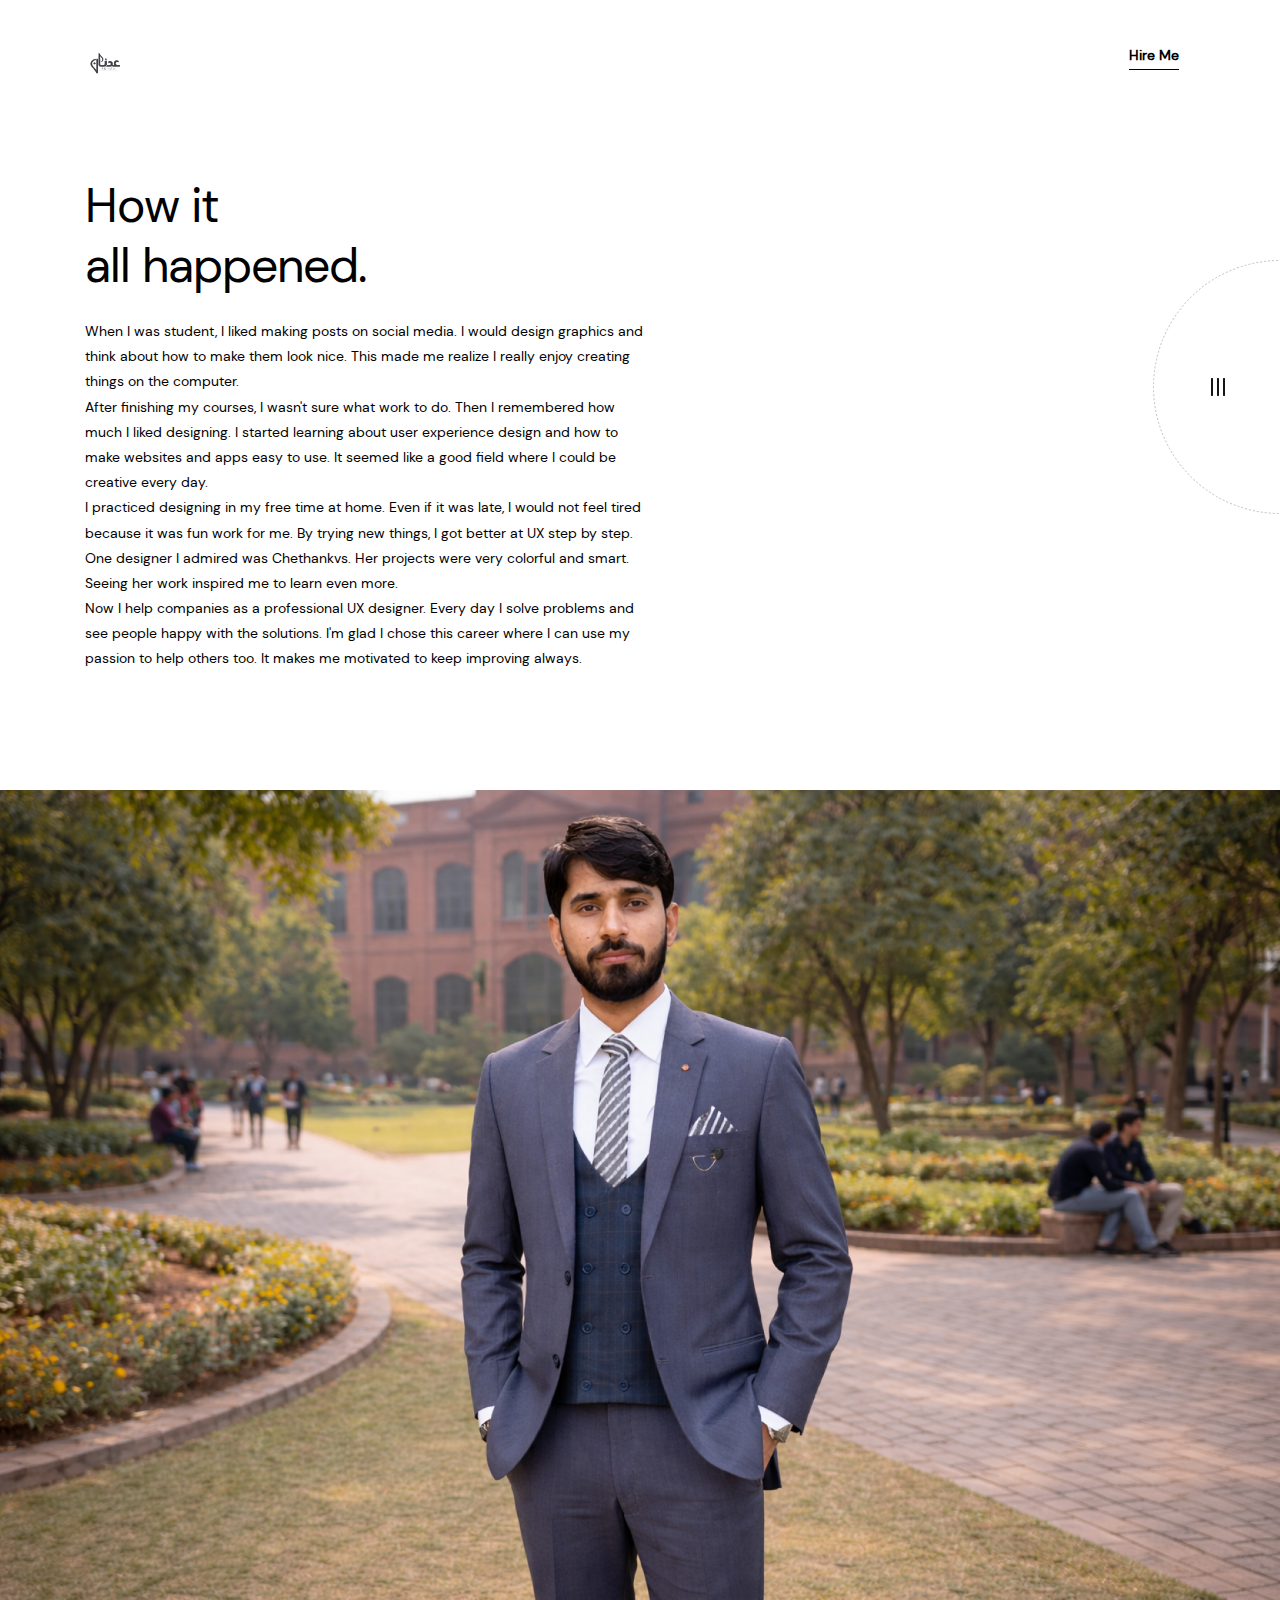
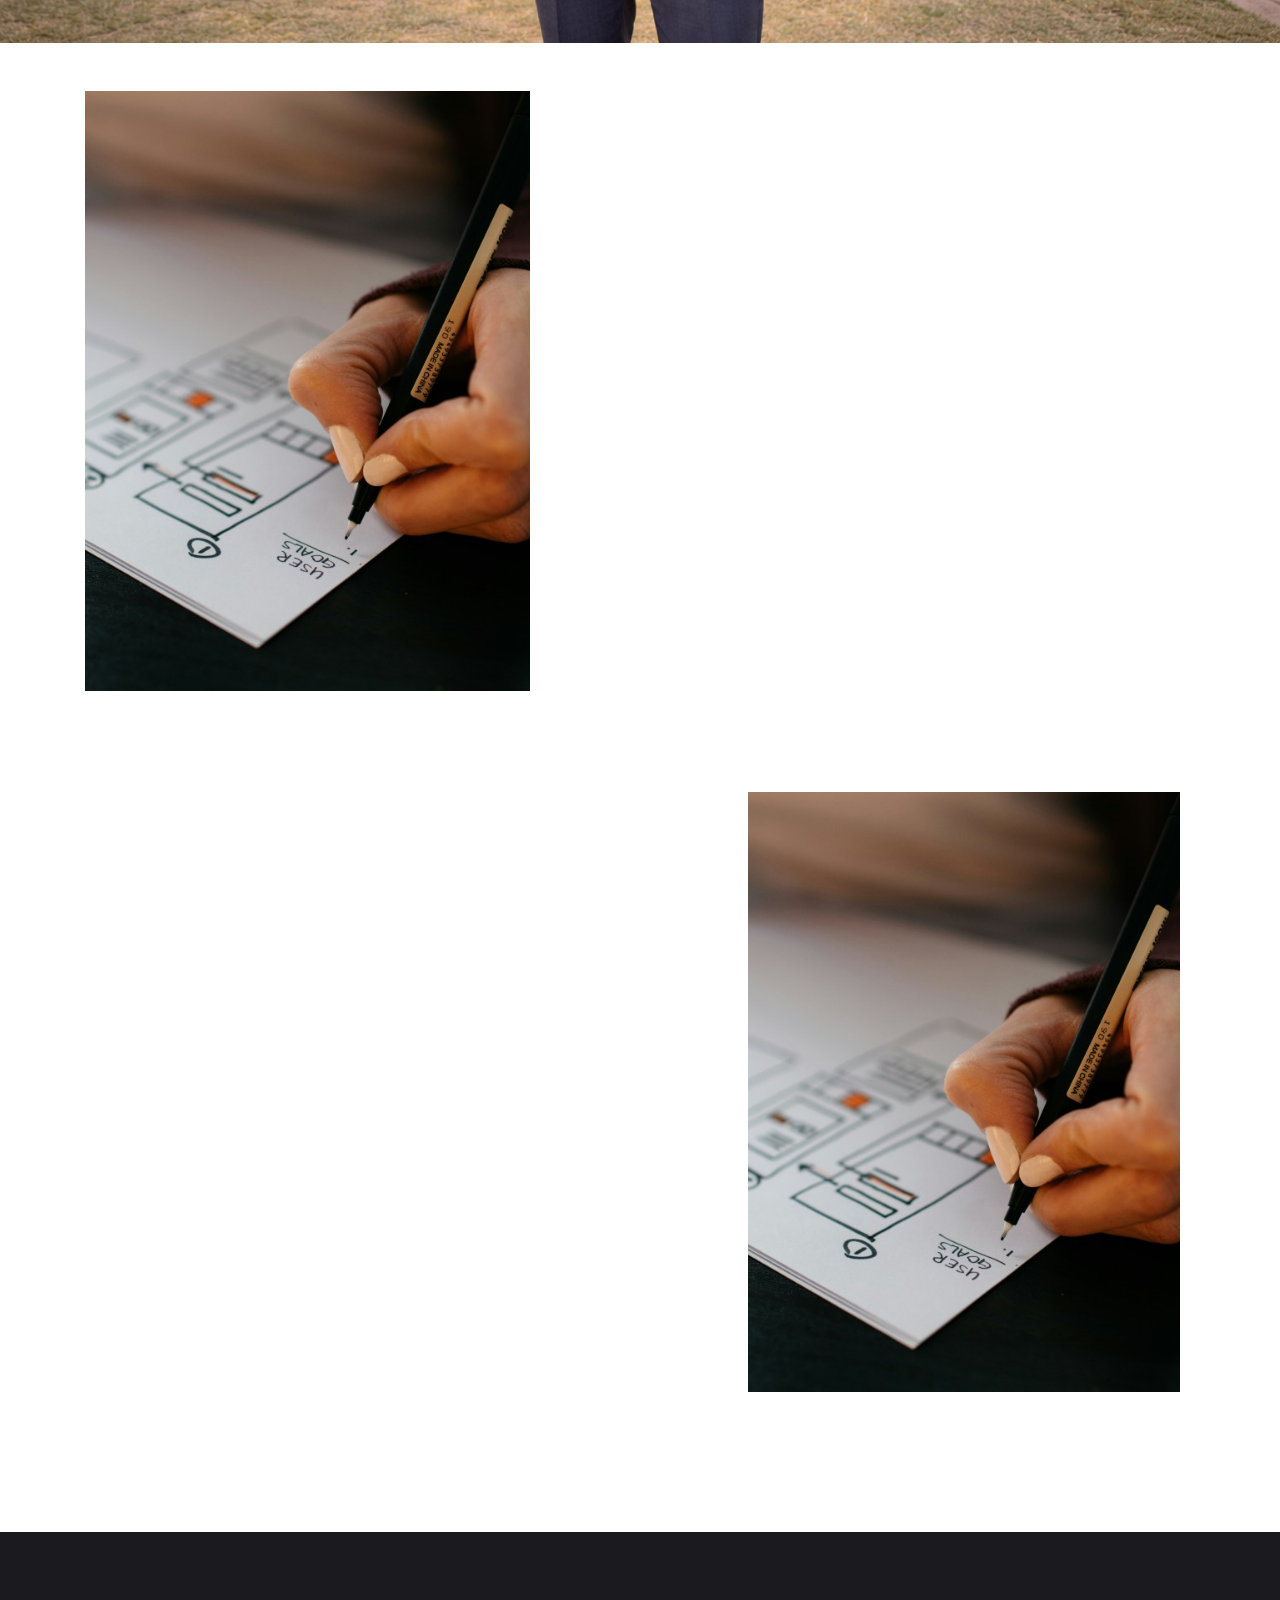
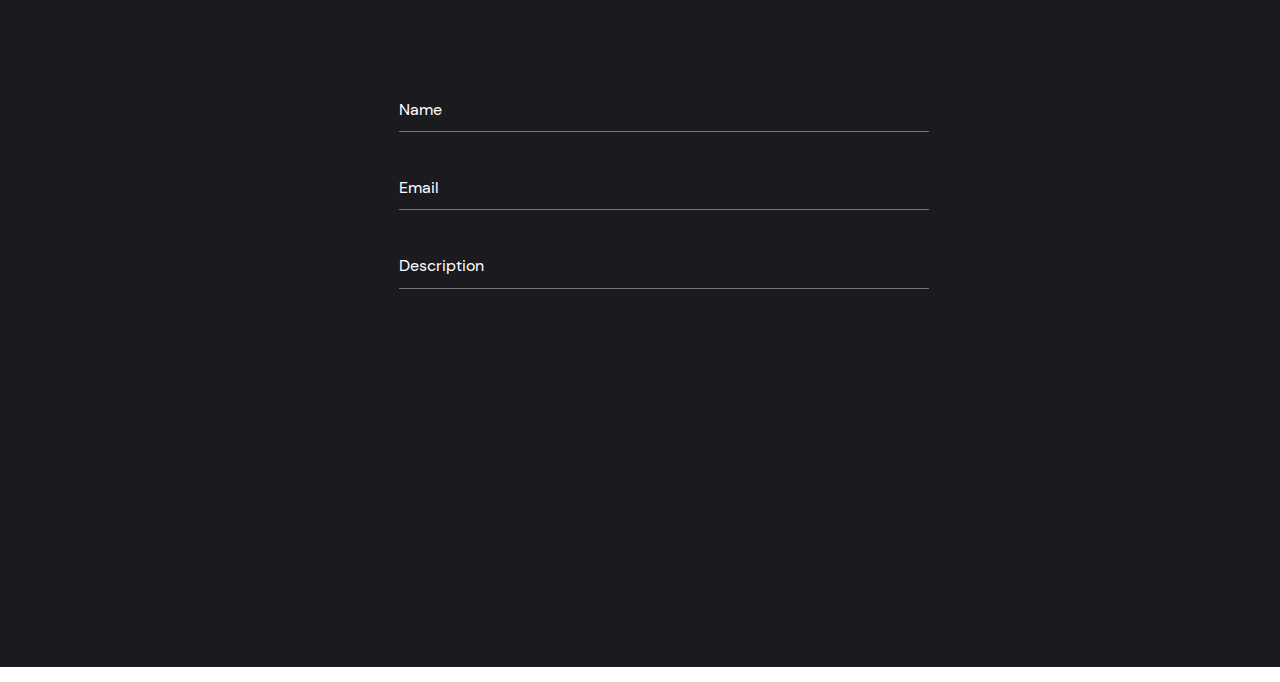
<file: about-us.html>
<!DOCTYPE html>
<html lang="en">


<!-- Mirrored from www.hyfatech.com/about-us.html by HTTrack Website Copier/3.x [XR&CO'2014], Thu, 11 Jan 2024 19:06:53 GMT -->

<head>
    <meta charset="UTF-8">
    <meta http-equiv="X-UA-Compatible" content="IE=edge">
    <meta name="viewport" content="width=device-width, initial-scale=1.0">
    <link rel="stylesheet" href="CSS/bootstrapCSS/bootstrap.min.css">
    <link href="CSS/fontawesome/css/all.min.css" rel="stylesheet">
    <link rel="stylesheet" href="CSS/app.css">
    <link rel="stylesheet" href="CSS/car-mate.css">
    <link rel="stylesheet" href="CSS/index.css">
    <link rel="stylesheet" href="CSS/about-us.css">
    <link rel="stylesheet" href="CSS/cursor.css">
    <link rel="icon" type="image/x-icon" href="Assets/Images/favicon.png">
    <style>
        body,
        html {
            margin: 0;
            padding: 0;
            height: 100%;
        }

        .center {
            display: flex;
            justify-content: center;
            align-items: center;
            height: 100%;
        }

        img {
            max-width: 100%;
            max-height: 100%;
            /* Set the maximum height of the image to 600px */
            width: auto;
            /* Ensure the width adjusts proportionally based on the height constraint */
        }
    </style>
    <title>About Us</title>
</head>

<body>

    <header>
        <div class="container mp-25">

            <nav class="navbar bg-white">
                <a href="index.html">
                    <img style="height:28px; margin-top:25px;" src="Assets/Images/Home/logo.png" alt="HYFATech">
                </a>
                <a href="contact-us.html">
                    <p id="navbar" class="text-underline">Hire Me</p>
                </a>
                <img id="mobile-menu-btn" class="mobile-only menu-icon" src="Assets/Images/Home/list.svg" alt="menu">
            </nav>

            <div class="row header-cover-section" id="header">
                <div class="col-md-8">
                    <h1 class="h1">How it
                        <br> all happened.
                    </h1>

                    <p>When I was student, I liked making posts on social media. I would design graphics and think about
                        how to make them look nice. This made me realize I really enjoy creating things on the computer.
                        <br>

                        After finishing my courses, I wasn't sure what work to do. Then I remembered how much I liked
                        designing. I started learning about user experience design and how to make websites and apps
                        easy to use. It seemed like a good field where I could be creative every day. <br>

                        I practiced designing in my free time at home. Even if it was late, I would not feel tired
                        because it was fun work for me. By trying new things, I got better at UX step by step. <br>

                        One designer I admired was Chethankvs. Her projects were very colorful and smart. Seeing her
                        work
                        inspired me to learn even more. <br>

                        Now I help companies as a professional UX designer. Every day I solve problems and see people
                        happy with the solutions. I'm glad I chose this career where I can use my passion to help others
                        too. It makes me motivated to keep improving always.
                    </p>
                </div>
            </div>
            <div>
            </div>
        </div>
        <div>
            <img src="Assets/Images/Home/Menu.svg" class="menu-img menu-btn ham" alt="">
        </div>
    </header>
    <!--header end here-->
    <!-- menu section is starting here -->
    <!-- menu section is starting here -->
    <section class="menu-section" style="display: none;">
        <div class="container-fluid">
            <div class="row">
                <div class="col-md-11"></div>
                <div class="col-md-1"><button id="cross-btn" class="cross-btn float-right ham"><img data-magnetic
                            data-cursor="-opaque" src="Assets/Images/Home/cross.svg" alt="cross-button"></button>
                </div>
            </div>
        </div>
        <div class="container">
            <div class="container-fluid">
                <div class="row menu-row">
                    <div class="col-md-5 p-0 font-bold" data-cursor="-opaque">Menu</div>
                    <div class="col-md-7">
                        <a href="index.html">
                            <div class="row menu-headings-row" data-magnetic data-cursor="-opaque -md">
                                <div class="col-1 pl-0">
                                    <p class="p-12 font-bold">01.</p>
                                </div>
                                <div class="col-10 h4">Home</div>
                                <div class="col-push-1 float-right ml-auto"><img src="Assets/Images/Home/arrow-left.svg"
                                        alt="arrow-left"></div>
                            </div>
                        </a>
                        <a href="services.html">
                            <div class="row menu-headings-row" data-magnetic data-cursor="-opaque -md">
                                <div class="col-1 pl-0">
                                    <p class="p-12 font-bold">02.</p>
                                </div>
                                <div class="col-10 h4">Services</div>
                                <div class="col-push-1 float-right ml-auto"><img src="Assets/Images/Home/arrow-left.svg"
                                        alt="arrow-left"></div>
                            </div>
                        </a>
                        <a href="all-project.html">
                            <div class="row menu-headings-row" data-magnetic data-cursor="-opaque -md">
                                <div class="col-1 pl-0">
                                    <p class="p-12 font-bold">03.</p>
                                </div>
                                <div class="col-10 h4">Works</div>
                                <div class="col-push-1 float-right ml-auto"><img src="Assets/Images/Home/arrow-left.svg"
                                        alt="arrow-left"></div>
                            </div>
                        </a>
                        <a href="about-us.html">
                            <div class="row menu-headings-row" data-magnetic data-cursor="-opaque -md">
                                <div class="col-1 pl-0">
                                    <p class="p-12 font-bold">04.</p>
                                </div>
                                <div class="col-10 h4">About</div>
                                <div class="col-push-1 float-right ml-auto"><img src="Assets/Images/Home/arrow-left.svg"
                                        alt="arrow-left"></div>
                            </div>
                        </a>

                        <a href="contact-us.html">
                            <div class="row menu-headings-row" data-magnetic data-cursor="-opaque -md">
                                <div class="col-1 pl-0">
                                    <p class="p-12 font-bold">05.</p>
                                </div>
                                <div class="col-10 h4">Contact Us</div>
                                <div class="col-push-1 float-right ml-auto"><img src="Assets/Images/Home/arrow-left.svg"
                                        alt="arrow-left"></div>
                            </div>
                        </a>
                    </div>
                </div>
                <div class="row menu-bottom">
                    <div class="col-xs-12 col-sm-5 pl-sm-0">
                        <div class="row">
                            <a href="https://www.linkedin.com/in/hafixadnan/" target="_blank">
                                <div class="col-sm-1 col-md-1 col-2" data-cursor="-opaque">
                                    <p class="p-12">LN</p>
                                </div>
                            </a>
                            <div class="col-sm-3 col-md-4 col-4" data-cursor="-opaque">
                                <p class="p-12" style="opacity: 0.5;">- Connect</p>
                            </div>
                        </div>
                    </div>
                </div>
            </div>
        </div>
    </section>
    <!-- menu section is ending here -->
    <!-- Think Solve Section Start -->
    <section class="think-solve-section section-pt">
        <img src="Assets/Images/About%20Us%20Page/my pic.png">

        <!-- Think Solve Section End -->
        <!-- We are special section start -->
        <div class="left-img-right-paragraph section-pt container mp-25">
            <div class="row">
                <div class="col-lg-5 col-md-6">
                    <img class=".center" size src="Assets/Images/About%20Us%20Page/roadmap.jpeg" alt="">
                </div>
                <div class="col-lg-5 offset-lg-2 col-md-6">
                    <h3 class="h3">Continuous Learning and Growth
                    </h3>
                    <p class="p-16">My journey in UX design began through self-study as I sought to transform my
                        artistic passion
                        into a career. Building a solid foundation required utilizing online resources to expand my
                        toolkit. Platforms like Udemy, Coursera and interaction-design.org became invaluable allies as I
                        advanced my theoretical understanding and practical skills through diverse courses and projects.
                        <br> <br>

                        With each experience, assignment completed and critique received, my confidence and abilities
                        strengthened. Continuous learning remains core to my approach as technology and best practices
                        evolve rapidly. I maintain a steady commitment to professional development through conferences,
                        case-study analysis and collaborating with like-minded designers.
                    </p>
                </div>
            </div>
            <div class="left-img-right-paragraph section-pt container mp-25">
                <div class="row">
                    <div class="col-lg-5 offset-lg-2 col-md-6">
                        <h3 class="h3">A Process Driven by Insights
                        </h3>
                        <p class="p-16">My process centers on understanding user needs to craft the most beneficial
                            solutions. Initial research incorporates contextual inquiries, interviews and usability
                            testing to identify pain points and desires. Personas, flows and prototyping then help
                            validate designs. <br>

                            Once the strategy and framework are defined, I immerse myself in crafting considered
                            experiences through visual design. Iterative prototyping allows refining based on real-time
                            feedback to ensure the optimal outcome. Tracking analytics also provides guidance to
                            maximize value.
                        </p>
                    </div>
                    <div class="col-lg-5 col-md-6">
                        <img class=".center" size src="Assets/Images/About%20Us%20Page/roadmap.jpeg" alt="">
                    </div>
                </div>
            </div>
            <!-- We are special section end -->
    </section>
    <!-- We Help Brands Section Start
    <section class="we-help-brands">
        <div class="container mp-25">
            <h3 class="h3">
                We help brands & businesses stand out in the ever-changing digital landscape.
            </h3>
            <div class="helping-features">
                <button class="accordion">Websites and platforms
                    <i class="fa fa-panel float-right"></i></button>
                <div class="panel">
                    <p class="p-16 pt-2"> Our web application development service includes everything from a simple CMS
                        enabled website to developing powerful progressive web apps, custom business applications, and
                        SAAS applications. </p>
                </div>
                <button class="accordion">Mobile applications<i class="fa fa-panel float-right"></i></button>
                <div class="panel">
                    <p class="p-16 pt-2">We build exclusively native applications, devoting ourselves to development and
                        design. It’s our way of creating products that your users will love. </p>
                </div>
                <button class="accordion">Strategy and branding<i class="fa fa-panel float-right"></i></button>
                <div class="panel">
                    <p class="p-16 pt-2">Our job is to get necessary information to the user as seamlessly and
                        effortlessly as possible through effective marketing and communication campaigns. </p>
                </div>
                <button class="accordion">Digital Design<i class="fa fa-panel float-right"></i></button>
                <div class="panel">
                    <p class="p-16 pt-2"> Developing websites is about so much more than marketing. It’s also about
                        aesthetics. For us, your site is the face of your company. Let’s make it stunning. </p>
                </div>
                <button class="accordion">D-Apps (Blockchain)<i class="fa fa-panel float-right"></i></button>
                <div class="panel">
                    <p class="p-16 pt-2"> Blockchain application development, integration and adaptation
                        from the top Blockchain Development Company </p>
                </div> -->
                <!-- <button class="accordion">eCommerce<i class="fa fa-panel float-right"></i></button>
                <div class="panel">
                    <p class="p-16 pt-2"> We help ecommerce businesses grow their revenue and increase their customer reach through the optimal combination of omnichannel presence, user-centric solutions, and know-your-customer tools. </p>
                </div>
                <button class="accordion">Cloud governance<i class="fa fa-panel float-right"></i></button>
                <div class="panel">
                    <p class="p-16 pt-2"> From CI/CD pipelines to migrations, our engineers will develop an end state architecture optimized for security, reliability, scalability, cost optimization and operational excellence. </p>
                </div> -->
            </div>
        </div>
    </section>
    <!-- We Help Brands Section End -->
    <!-- Work Hard Section Start -->
    <!-- <section class="work-hard-section bg-black">
        <div class="container mp-25">
            <h3 class="h3 color-white">
                Work hard, aim high. <br> This mentality brought us some cool Awards & Recognitions.
            </h3>
            <div class="award-and-recogs">
                <div class="container-fluid">
                    <div class="row">
                        <div class="col-md-3 pl-0">
                            <img src="./Assets/Images/About Us Page/awwards.svg">
                        </div>
                        <div class="col-md-8 pl-0 offset-md-1">
                            <div class="awrds-char color-white">
                                <div class="row">
                                    <div class="col-md-3 awrds-char-text">
                                        Vogue
                                    </div>
                                    <div class="col-md-4 awrds-char-text">
                                        Site of the day
                                    </div>
                                    <div class="col-md-2 awrds-char-text">
                                        2020
                                    </div>
                                    <div class="col-md-3 awrds-char-text text-right">
                                        View Case
                                    </div>
                                </div>
                            </div>
                            <div class="awrds-char color-white">
                                <div class="row">
                                    <div class="col-md-3 awrds-char-text">
                                        Mercedes
                                    </div>
                                    <div class="col-md-4 awrds-char-text">
                                        Site of the day
                                    </div>
                                    <div class="col-md-2 awrds-char-text">
                                        2020
                                    </div>
                                    <div class="col-md-3 awrds-char-text text-right">
                                        View Case
                                    </div>
                                </div>
                            </div>
                            <div class="awrds-char color-white">
                                <div class="row">
                                    <div class="col-md-3 awrds-char-text">
                                        Rino & Pelle
                                    </div>
                                    <div class="col-md-4 awrds-char-text">
                                        Developer Award
                                    </div>
                                    <div class="col-md-2 awrds-char-text">
                                        2020
                                    </div>
                                    <div class="col-md-3 awrds-char-text text-right">
                                        View Case
                                    </div>
                                </div>
                            </div>
                            <div class="awrds-char color-white">
                                <div class="row">
                                    <div class="col-md-3 awrds-char-text">
                                        Rino & Pelle
                                    </div>
                                    <div class="col-md-4 awrds-char-text">
                                        Site of the day
                                    </div>
                                    <div class="col-md-2 awrds-char-text">
                                        2020
                                    </div>
                                    <div class="col-md-3 awrds-char-text text-right">
                                        View Case
                                    </div>
                                </div>
                            </div>
                            <div class="awrds-char color-white">
                                <div class="row">
                                    <div class="col-md-3 awrds-char-text">
                                        Aesop
                                    </div>
                                    <div class="col-md-4 awrds-char-text">
                                        Site of the day
                                    </div>
                                    <div class="col-md-2 awrds-char-text">
                                        2020
                                    </div>
                                    <div class="col-md-3 awrds-char-text text-right">
                                        View Case
                                    </div>
                                </div>
                            </div>
                        </div>
                    </div>
                </div>
            </div>
            <div class="award-and-recogs">
                <div class="container-fluid">
                    <div class="row">
                        <div class="col-md-3 pl-0">
                            <img src="./Assets/Images/About Us Page/fwa.svg">
                        </div>
                        <div class="col-md-8 pl-0 offset-md-1">
                            <div class="awrds-char color-white">
                                <div class="row">
                                    <div class="col-md-3 awrds-char-text">
                                        Vogue
                                    </div>
                                    <div class="col-md-4 awrds-char-text">
                                        Site of the day
                                    </div>
                                    <div class="col-md-2 awrds-char-text">
                                        2020
                                    </div>
                                    <div class="col-md-3 awrds-char-text text-right">
                                        View Case
                                    </div>
                                </div>
                            </div>
                            <div class="awrds-char color-white">
                                <div class="row">
                                    <div class="col-md-3 awrds-char-text">
                                        Mercedes
                                    </div>
                                    <div class="col-md-4 awrds-char-text">
                                        Site of the day
                                    </div>
                                    <div class="col-md-2 awrds-char-text">
                                        2020
                                    </div>
                                    <div class="col-md-3 awrds-char-text text-right">
                                        View Case
                                    </div>
                                </div>
                            </div>
                            <div class="awrds-char color-white">
                                <div class="row">
                                    <div class="col-md-3 awrds-char-text">
                                        Aesop
                                    </div>
                                    <div class="col-md-4 awrds-char-text">
                                        Site of the day
                                    </div>
                                    <div class="col-md-2 awrds-char-text">
                                        2020
                                    </div>
                                    <div class="col-md-3 awrds-char-text text-right">
                                        View Case
                                    </div>
                                </div>
                            </div>
                        </div>
                    </div>
                </div>
            </div>
        </div>
    </section> -->
    <!-- Work Hard Section End -->
    <!-- Clients Section Start -->
    
    <!-- Clients Section End -->
    <!-- Team Image start -->
    <!-- <div class="team-img section-pt">
        <img src="./Assets/Images/About Us Page/team.png" class="w-100 img-fluid">
    </div> -->
    <!-- Team Image end -->
    <!-- <section class="get-to-know container section-pt mp-25">
        <div class="row">
            <div class="col-lg-5 col-md-6">
                <h3 class="h3">
                    Get to know us, see what's up
                </h3>
            </div>
            <div class="col-lg-5 offset-lg-2 col-md-6">
                <p class="p-16 p-1">
                    Today, Hyfatech has grown to a full-cycle agency with attested design expertise. We are the Awwwards
                    Agency of the Year, are in the TOP 10 design agencies according to the most popular design
                    communities in the world, receive international awards for
                    our exceptional products, work with large companies all over the world, teach our own design
                    courses, and gladly share our expertise with you.
                </p>
            </div>
        </div>
    </section> -->
    <!-- get to know section end -->
    <!--footer section start-->
    <!--<script language="javascript" type="text/javascript" src="./footer.txt"></script>-->
   
  <footer id="footer">
    <div class="footer-section bg-black">
      <div class="container mp-25 mac-only">
        <h3 class="h3 color-white p-l-4">Have an idea?</h3>
      </div>
      <div class="container-fluid">
        <div class="row">
          <div class="col-md-10 offset-md-3 form-section offset">
            <form action="https://formsubmit.co/uiwithadnan@gmail.com" method="post">
              <div class="group">
                <input type="text" autocomplete="off" id="contact_name" name="text" required />
                <span class="highlight"></span>
                <span class="bar"></span>
                <label>Name</label>
              </div>
              <div class="group">
                <input type="text" autocomplete="off" required id="contact_email" name="email" />
                <span class="highlight"></span>
                <span class="bar"></span>
                <label>Email</label>
              </div>
              <!-- <div class="group">
                <input type="number" autocomplete="off" required />
                <span class="highlight"></span>
                <span class="bar"></span>
                <label>Phone</label>
              </div> -->
              <div class="group">
                <input type="text" autocomplete="off" required name="message" id="contact_message" />
                <span class="highlight"></span>
                <span class="bar"></span>
                <label>Description</label>
              </div>
              <div>
                <button type="submit" class="theme-button" style="border: none">
                  Submit
                </button>
              </div>
            </form>
            <div id="toast" class="hidden">
              <div class="toast-message">Form submitted successfully!</div>
            </div>
            <div class="row footer-bottom-section">
              <div class="row" style="display: flex; flex-wrap: nowrap">
                <div class="w-auto">
                  <p class="footer-bottom-text">Email.</p>
                  <p class="footer-bottom-text">Social.</p>
                  <p class="footer-bottom-text">Address.</p>
                </div>
                <div class="col-md-6 w-auto footer-bottom-column2">
                  <a href="mailto:uiwithadnan@gmail.com" target="_blank">
                    <p class="footer-bottom-text opacity">
                      uiwithadnan@gmail.com
                    </p>
                  </a>
                  <div class="row">
                    <div class="col-md-1 footer-bottom-text opacity w-auto">
                      <a href="https://www.linkedin.com/in/hafixadnan/" target="_blank">
                        <img style="border-radius: 3px" src="Assets/Images/Home/linkedin.webp" width="18px" alt="" />
                      </a>
                    </div>
                    <!-- <div class="col-md-1 footer-bottom-text opacity w-auto">
                        <a
                          href="https://dribbble.com/search/hyfatech"
                          target="_blank"
                        >
                          <img src="./Assets/Images/Home/globe.svg" alt="" />
                        </a>
                      </div>
                      <div class="col-md-1 footer-bottom-text opacity w-auto">
                        <a
                          href="https://www.facebook.com/HYFATech-103042001731395/"
                          target="_blank"
                        >
                          <img src="./Assets/Images/Home/facebook.svg" alt="" />
                        </a>
                      </div>
                      <div class="col-md-1 footer-bottom-text opacity w-auto">
                        <a
                          href="https://www.instagram.com/hyfatech/?hl=en"
                          target="_blank"
                        >
                          <img
                            src="./Assets/Images/Home/instagram.svg"
                            alt=""
                          />
                        </a>
                      </div> -->
                  </div>
                  <p class="footer-bottom-text opacity">
                    605-D, Canal View Housing Society, Canal View, Lahore, Punjab
                  </p>
                </div>
              </div>
              <div class="col-md-3 pl-0">
                <p class="footer-bottom-text">
                  Copyrights@
                  <span id="copyright-year"></span>
                  Hafiz Muhammad Adnan
                </p>
                <p class="footer-bottom-text opacity" style="max-width: 255px"></p>
              </div>
            </div>
          </div>
        </div>
      </div>
    </div>
  </footer>
  <!--footer section end-->
    <script src="Javascript/GSAP/minified/gsap.min.js"></script>
    <script src="Javascript/GSAP/minified/ScrollTrigger.min.js"></script>
    <script src="Javascript/GSAP/minified/SplitText.min.js"></script>
    <script src="Javascript/bootstrapJS/jquery-3.6.0.slim.min.js"></script>
    <script src="Javascript/bootstrapJS/popper.min.js"></script>
    <script src="Javascript/bootstrapJS/bootstrap.min.js"></script>
    <script src="Javascript/app.js"></script>
    <script src="Javascript/car-mate.js"></script>
    <script src="Javascript/about-us.js"></script>
    <script src="Javascript/jquery-3.6.0.min.js"></script>
    <script src="Javascript/cursor.js"></script>
    <!--footer section end-->
</body>



<!-- Mirrored from www.hyfatech.com/about-us.html by HTTrack Website Copier/3.x [XR&CO'2014], Thu, 11 Jan 2024 19:06:57 GMT -->

</html>
</file>
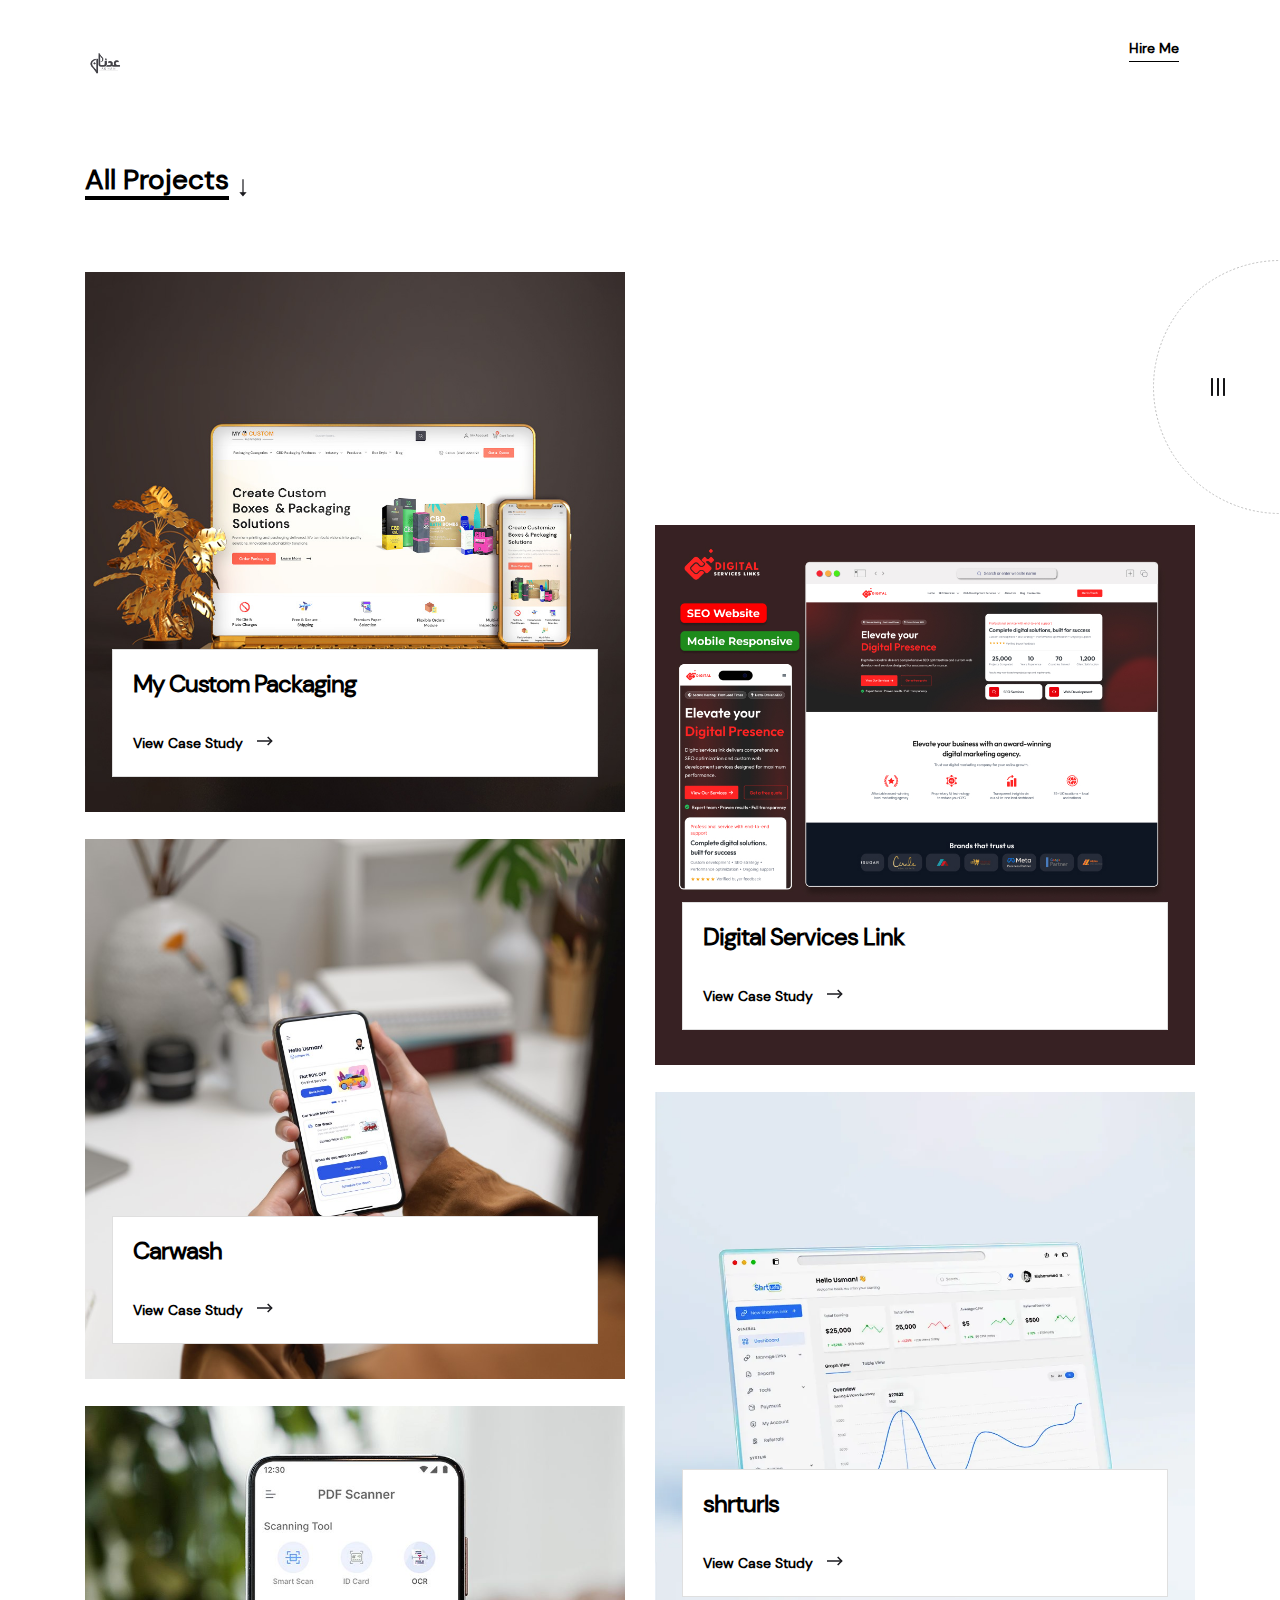
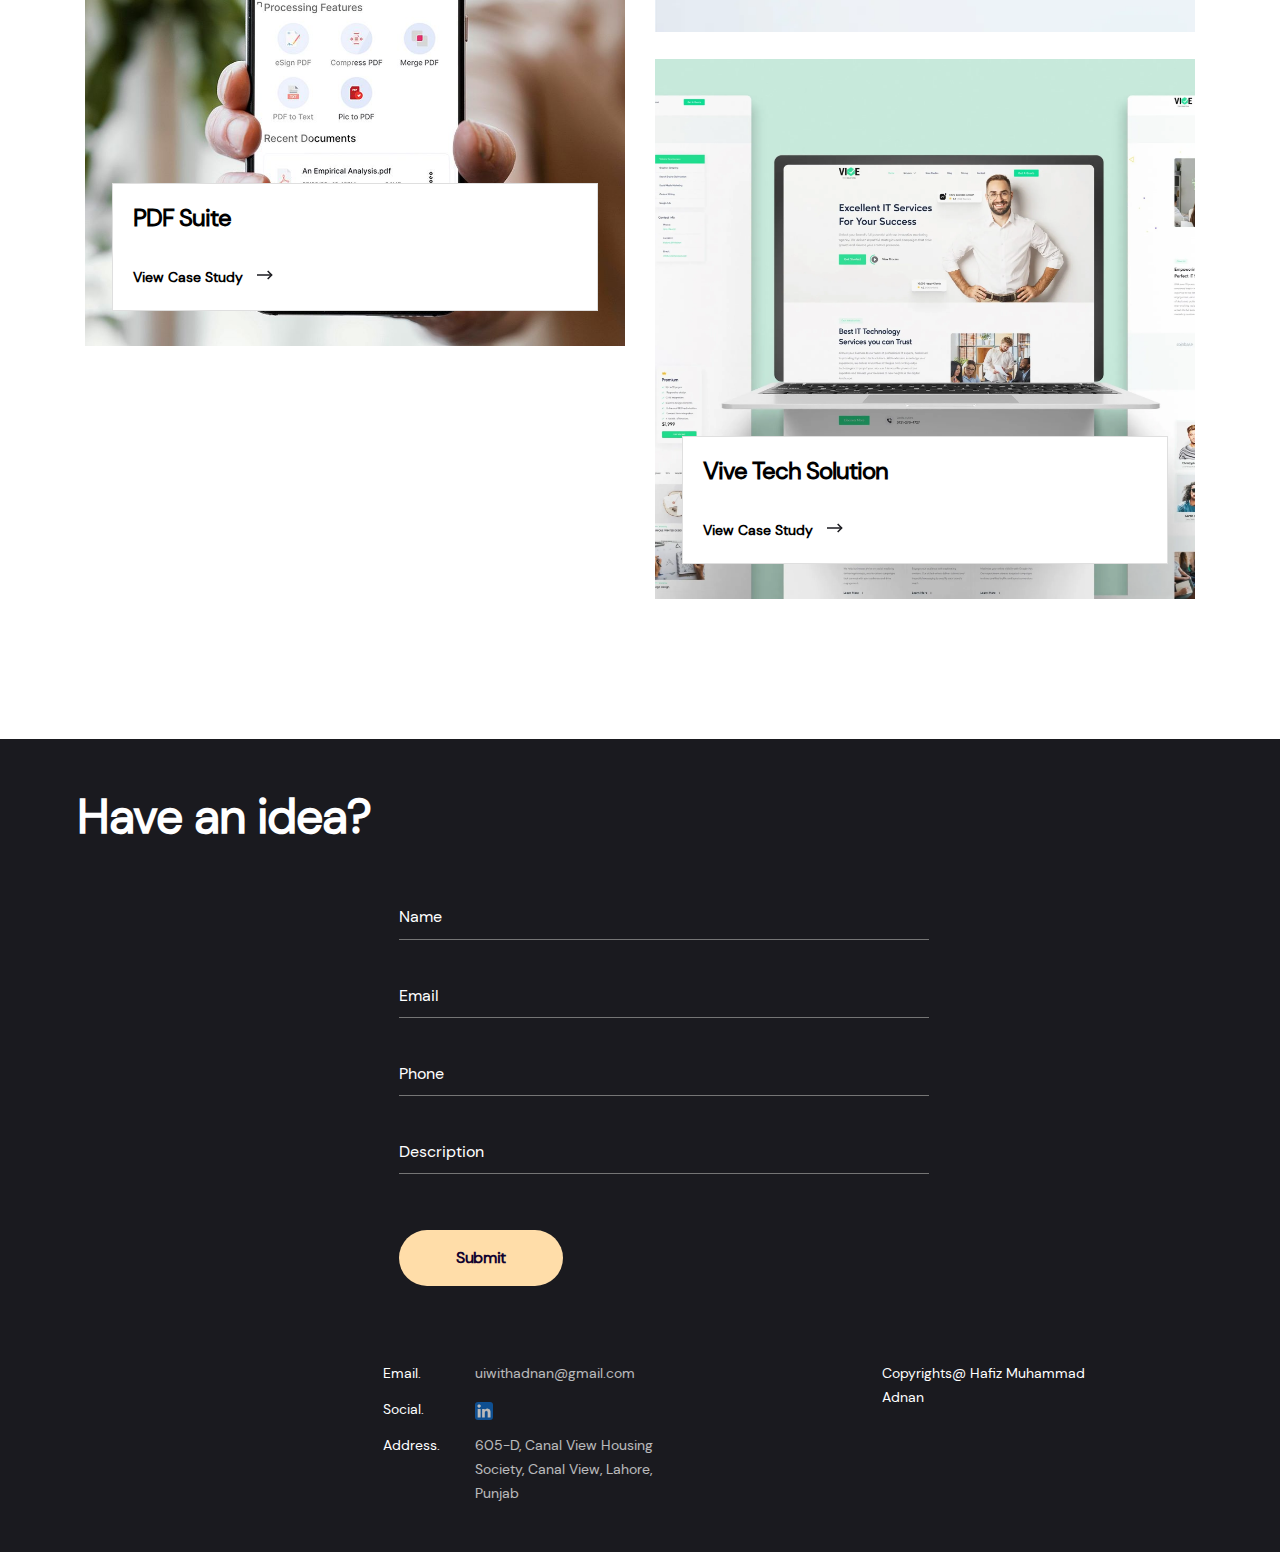
<file: all-project.html>
<!DOCTYPE html>
<html lang="en">

<!-- Mirrored from www.hyfatech.com/all-project.html by HTTrack Website Copier/3.x [XR&CO'2014], Thu, 11 Jan 2024 19:06:46 GMT -->

<head>
  <meta charset="UTF-8" />
  <meta http-equiv="X-UA-Compatible" content="IE=edge" />
  <meta name="viewport" content="width=device-width, initial-scale=1.0" />
  <link rel="stylesheet" href="CSS/bootstrapCSS/bootstrap.min.css" />
  <link rel="stylesheet" href="CSS/app.css" />
  <link rel="stylesheet" href="CSS/car-mate.css" />
  <link rel="stylesheet" href="CSS/allProjects.css" />
  <link rel="stylesheet" href="CSS/cursor.css" />
  <link rel="icon" type="image/x-icon" href="Assets/Images/favicon.png" />
  <title>All Projects</title>
</head>

<body>
  <!--header nav bar section-->
  <header>
    <div class="container mp-25">
      <nav class="navbar bg-white">
        <a href="index.html">
          <img style="height: 28px; margin-top: 25px" src="Assets/Images/Home/logo.png" alt="HYFATech" />
        </a>
        <a href="contact-us.html">
          <p id="navbar" class="text-underline">Hire Me</p>
        </a>
        <img id="mobile-menu-btn" class="mobile-only menu-icon" src="Assets/Images/Home/list.svg" alt="menu" />
      </nav>
    </div>
  </header>
  <!--header nav section ends here-->

  <section class="menu-section" style="display: none">
    <div class="container-fluid">
      <div class="row">
        <div class="col-md-11"></div>
        <div class="col-md-1">
          <button id="cross-btn" class="cross-btn float-right ham">
            <img data-magnetic data-cursor="-opaque" src="Assets/Images/Home/cross.svg" alt="cross-button" />
          </button>
        </div>
      </div>
    </div>
    <div class="container">
      <div class="container-fluid">
        <div class="row menu-row">
          <div class="col-md-5 p-0 font-bold" data-cursor="-opaque">Menu</div>
          <div class="col-md-7">
            <a href="index-2.html">
              <div class="row menu-headings-row" data-magnetic data-cursor="-opaque -md">
                <div class="col-1 pl-0">
                  <p class="p-12 font-bold">01.</p>
                </div>
                <div class="col-10 h4">Home</div>
                <div class="col-push-1 float-right ml-auto">
                  <img src="Assets/Images/Home/arrow-left.svg" alt="arrow-left" />
                </div>
              </div>
            </a>
            <a href="services.html">
              <div class="row menu-headings-row" data-magnetic data-cursor="-opaque -md">
                <div class="col-1 pl-0">
                  <p class="p-12 font-bold">02.</p>
                </div>
                <div class="col-10 h4">Services</div>
                <div class="col-push-1 float-right ml-auto">
                  <img src="Assets/Images/Home/arrow-left.svg" alt="arrow-left" />
                </div>
              </div>
            </a>
            <a href="all-project.html">
              <div class="row menu-headings-row" data-magnetic data-cursor="-opaque -md">
                <div class="col-1 pl-0">
                  <p class="p-12 font-bold">03.</p>
                </div>
                <div class="col-10 h4">Works</div>
                <div class="col-push-1 float-right ml-auto">
                  <img src="Assets/Images/Home/arrow-left.svg" alt="arrow-left" />
                </div>
              </div>
            </a>
            <a href="about-us.html">
              <div class="row menu-headings-row" data-magnetic data-cursor="-opaque -md">
                <div class="col-1 pl-0">
                  <p class="p-12 font-bold">04.</p>
                </div>
                <div class="col-10 h4">About</div>
                <div class="col-push-1 float-right ml-auto">
                  <img src="Assets/Images/Home/arrow-left.svg" alt="arrow-left" />
                </div>
              </div>
            </a>

            <a href="contact-us.html">
              <div class="row menu-headings-row" data-magnetic data-cursor="-opaque -md">
                <div class="col-1 pl-0">
                  <p class="p-12 font-bold">05.</p>
                </div>
                <div class="col-10 h4">Contact Us</div>
                <div class="col-push-1 float-right ml-auto">
                  <img src="Assets/Images/Home/arrow-left.svg" alt="arrow-left" />
                </div>
              </div>
            </a>
          </div>
        </div>
        <div class="row menu-bottom">
          <div class="col-xs-12 col-sm-5 pl-sm-0">
            <div class="row">
              <a href="https://pk.linkedin.com/company/hyfatech" target="_blank">
                <div class="col-sm-1 col-md-1 col-2" data-cursor="-opaque">
                  <p class="p-12">LN</p>
                </div>
              </a>
              <div class="col-sm-3 col-md-4 col-4" data-cursor="-opaque">
                <p class="p-12" style="opacity: 0.5">- Connect</p>
              </div>
            </div>
          </div>
        </div>
      </div>
    </div>
  </section>
  <!--all projects overview section goes here-->
  <section class="projects-section">
    <div class="container mp-25">
      <div class="projects-heading">
        <h1 class="text-underline" style="border-bottom: 4px solid #000">
          All Projects
        </h1>
        <img class="arrow-down" src="Assets/Images/AllProjects/arrow-down.svg" alt="Arrow" />
      </div>
      <div>
        <img src="Assets/Images/Home/Menu.svg" class="menu-img menu-btn ham" alt="menu-image" />
      </div>
      <div class="row projects-overview">
        <div class="col-md-6">
          <a href="mycustompackaging.html" data-cursor-text="View Case" data-cursor="-color-green">
            <div class="project-img" style="background-image: url(Assets/Images/Home/PASHA_1.jpg)">
              <div class="card link-card">
                <div class="card-body">
                  <h5 class="card-title h5">My Custom Packaging</h5>
                  <div class="project-details-button">
                    <p class="card-text link-card-text">View Case Study</p>
                    <img class="arrow-left" src="Assets/Images/AllProjects/arrow-right-outline.svg" alt="Arrow" />
                  </div>
                </div>
              </div>
            </div>
          </a>
          <a href="Carwash App.html" data-cursor-text="View Case" data-cursor="-color-green">
            <div class="project-img" style="background-image: url(Assets/Images/Home/Carwash.jpg)">
              <div class="card link-card">
                <div class="card-body">
                  <h5 class="card-title h5">Carwash</h5>
                  <div class="project-details-button">
                    <p class="card-text link-card-text">View Case Study</p>
                    <img class="arrow-left" src="Assets/Images/AllProjects/arrow-right-outline.svg" alt="Arrow" />
                  </div>
                </div>
              </div>
            </div>
          </a>
          <a href="Pdf Scanner.html" data-cursor-text="View Case" data-cursor="-color-green">
            <div class="project-img" style="
                  background-image: url(Assets/Images/Home/Pdf\ reader.jpg);
                ">
              <div class="card link-card">
                <div class="card-body">
                  <h5 class="card-title h5">PDF Suite
                  </h5>
                  <div class="project-details-button">
                    <p class="card-text link-card-text">View Case Study</p>
                    <img class="arrow-left" src="Assets/Images/AllProjects/arrow-right-outline.svg" alt="Arrow" />
                  </div>
                </div>
              </div>
            </div>
          </a>
          <!-- <a href="./project-details.html" data-cursor-text="View Case" data-cursor="-color-green">
                        <div class="project-img" style="background-image: url(./Assets/Images/Home/playpal.jpg);">
                            <div class="card link-card">
                                <div class="card-body">
                                    <h5 class="card-title h5">Playpal</h5>
                                    <div class="project-details-button  ">
                                        <p class="card-text link-card-text">View Case Study</p>
                                        <img class="arrow-left"
                                            src="./Assets/Images/AllProjects/arrow-right-outline.svg" alt="Arrow">
                                    </div>
                                </div>
                            </div>
                        </div>
                    </a> -->
        </div>
        <div class="col-md-6 column-right" data-cursor-text="View Case" data-cursor="-color-green">
          <a href="Digital Services Link.html">
            <div class="project-img" style="background-image: url(Assets/Images/Home/wmr.jpg)">
              <div class="card link-card">
                <div class="card-body">
                  <h5 class="card-title h5">Digital Services Link</h5>
                  <div class="project-details-button">
                    <p class="card-text link-card-text">View Case Study</p>
                    <img class="arrow-left" src="Assets/Images/AllProjects/arrow-right-outline.svg" alt="Arrow" />
                  </div>
                </div>
              </div>
            </div>
          </a>
          <!-- <a
              href="./project-details.html"
              data-cursor-text="View Case"
              data-cursor="-color-green"
            >
              <div
                class="project-img"
                style="
                  background-image: url(./Assets/Images/AllProjects/Vogue.png);
                "
              >
                <div class="card link-card">
                  <div class="card-body">
                    <h5 class="card-title h5">Vogue</h5>
                    <div class="project-details-button">
                      <p class="card-text link-card-text">View Case Study</p>
                      <img
                        class="arrow-left"
                        src="./Assets/Images/AllProjects/arrow-right-outline.svg"
                        alt="Arrow"
                      />
                    </div>
                  </div>
                </div>
              </div>
            </a> -->
          <a href="Shrtsurl.html" data-cursor-text="View Case" data-cursor="-color-green">
            <div class="project-img" style="
                  background-image: url(Assets/Images/Home/dashboard.webp);
                ">
              <div class="card link-card">
                <div class="card-body">
                  <h5 class="card-title h5">shrturls </h5>
                  <div class="project-details-button">
                    <p class="card-text link-card-text">View Case Study

                    </p>
                    <img class="arrow-left" src="Assets/Images/AllProjects/arrow-right-outline.svg" alt="Arrow" />
                  </div>
                </div>
              </div>
            </div>
          </a>
          <a href="Vivetechsolutions.html" data-cursor-text="View Case" data-cursor="-color-green">
            <div class="project-img" style="
                background-image: url(Assets/Images/Home/vivetechsolution.webp);
              ">
              <div class="card link-card">
                <div class="card-body">
                  <h5 class="card-title h5">Vive Tech Solution</h5>
                  <div class="project-details-button  ">
                    <p class="card-text link-card-text">View Case Study</p>
                    <img class="arrow-left" src="./Assets/Images/AllProjects/arrow-right-outline.svg" alt="Arrow">
                  </div>
                </div>
              </div>
            </div>
          </a>
        </div>
      </div>
    </div>
  </section>
  <!-- all projects html ends -->
  <footer id="footer">
    <div class="footer-section bg-black">
      <div class="container mp-25 mac-only">
        <h3 class="h3 color-white p-l-4">Have an idea?</h3>
      </div>
      <div class="container-fluid">
        <div class="row">
          <div class="col-md-10 offset-md-3 form-section offset">
            <form id="myForm">
              <div class="group">
                <input type="text" autocomplete="off" required />
                <span class="highlight"></span>
                <span class="bar"></span>
                <label>Name</label>
              </div>
              <div class="group">
                <input type="text" autocomplete="off" required />
                <span class="highlight"></span>
                <span class="bar"></span>
                <label>Email</label>
              </div>
              <div class="group">
                <input type="number" autocomplete="off" required />
                <span class="highlight"></span>
                <span class="bar"></span>
                <label>Phone</label>
              </div>
              <div class="group">
                <input type="text" autocomplete="off" required />
                <span class="highlight"></span>
                <span class="bar"></span>
                <label>Description</label>
              </div>
              <div>
                <button type="submit" class="theme-button" style="border: none">
                  Submit
                </button>
              </div>
            </form>
            <div id="toast" class="hidden">
              <div class="toast-message">Form submitted successfully!</div>
            </div>
            <div class="row footer-bottom-section">
              <div class="row" style="display: flex; flex-wrap: nowrap">
                <div class="w-auto">
                  <p class="footer-bottom-text">Email.</p>
                  <p class="footer-bottom-text">Social.</p>
                  <p class="footer-bottom-text">Address.</p>
                </div>
                <div class="col-md-6 w-auto footer-bottom-column2">
                  <a href="mailto:uiwithadnan@gmail.com" target="_blank">
                    <p class="footer-bottom-text opacity">
                      uiwithadnan@gmail.com
                    </p>
                  </a>
                  <div class="row">
                    <div class="col-md-1 footer-bottom-text opacity w-auto">
                      <a href="https://www.linkedin.com/in/hafixadnan/" target="_blank">
                        <img style="border-radius: 3px" src="Assets/Images/Home/linkedin.webp" width="18px" alt="" />
                      </a>
                    </div>
                    <!-- <div class="col-md-1 footer-bottom-text opacity w-auto">
                          <a
                            href="https://dribbble.com/search/hyfatech"
                            target="_blank"
                          >
                            <img src="./Assets/Images/Home/globe.svg" alt="" />
                          </a>
                        </div>
                        <div class="col-md-1 footer-bottom-text opacity w-auto">
                          <a
                            href="https://www.facebook.com/HYFATech-103042001731395/"
                            target="_blank"
                          >
                            <img src="./Assets/Images/Home/facebook.svg" alt="" />
                          </a>
                        </div>
                        <div class="col-md-1 footer-bottom-text opacity w-auto">
                          <a
                            href="https://www.instagram.com/hyfatech/?hl=en"
                            target="_blank"
                          >
                            <img
                              src="./Assets/Images/Home/instagram.svg"
                              alt=""
                            />
                          </a>
                        </div> -->
                  </div>
                  <p class="footer-bottom-text opacity">
                    605-D, Canal View Housing Society, Canal View, Lahore, Punjab
                  </p>
                </div>
              </div>
              <div class="col-md-3 pl-0">
                <p class="footer-bottom-text">
                  Copyrights@
                  <span id="copyright-year"></span>
                  Hafiz Muhammad Adnan
                </p>
                <p class="footer-bottom-text opacity" style="max-width: 255px"></p>
              </div>
            </div>
          </div>
        </div>
      </div>
    </div>
  </footer>
  <!--footer section end-->
</body>



<!-- Mirrored from www.hyfatech.com/all-project.html by HTTrack Website Copier/3.x [XR&CO'2014], Thu, 11 Jan 2024 19:06:48 GMT -->

</html>
</file>
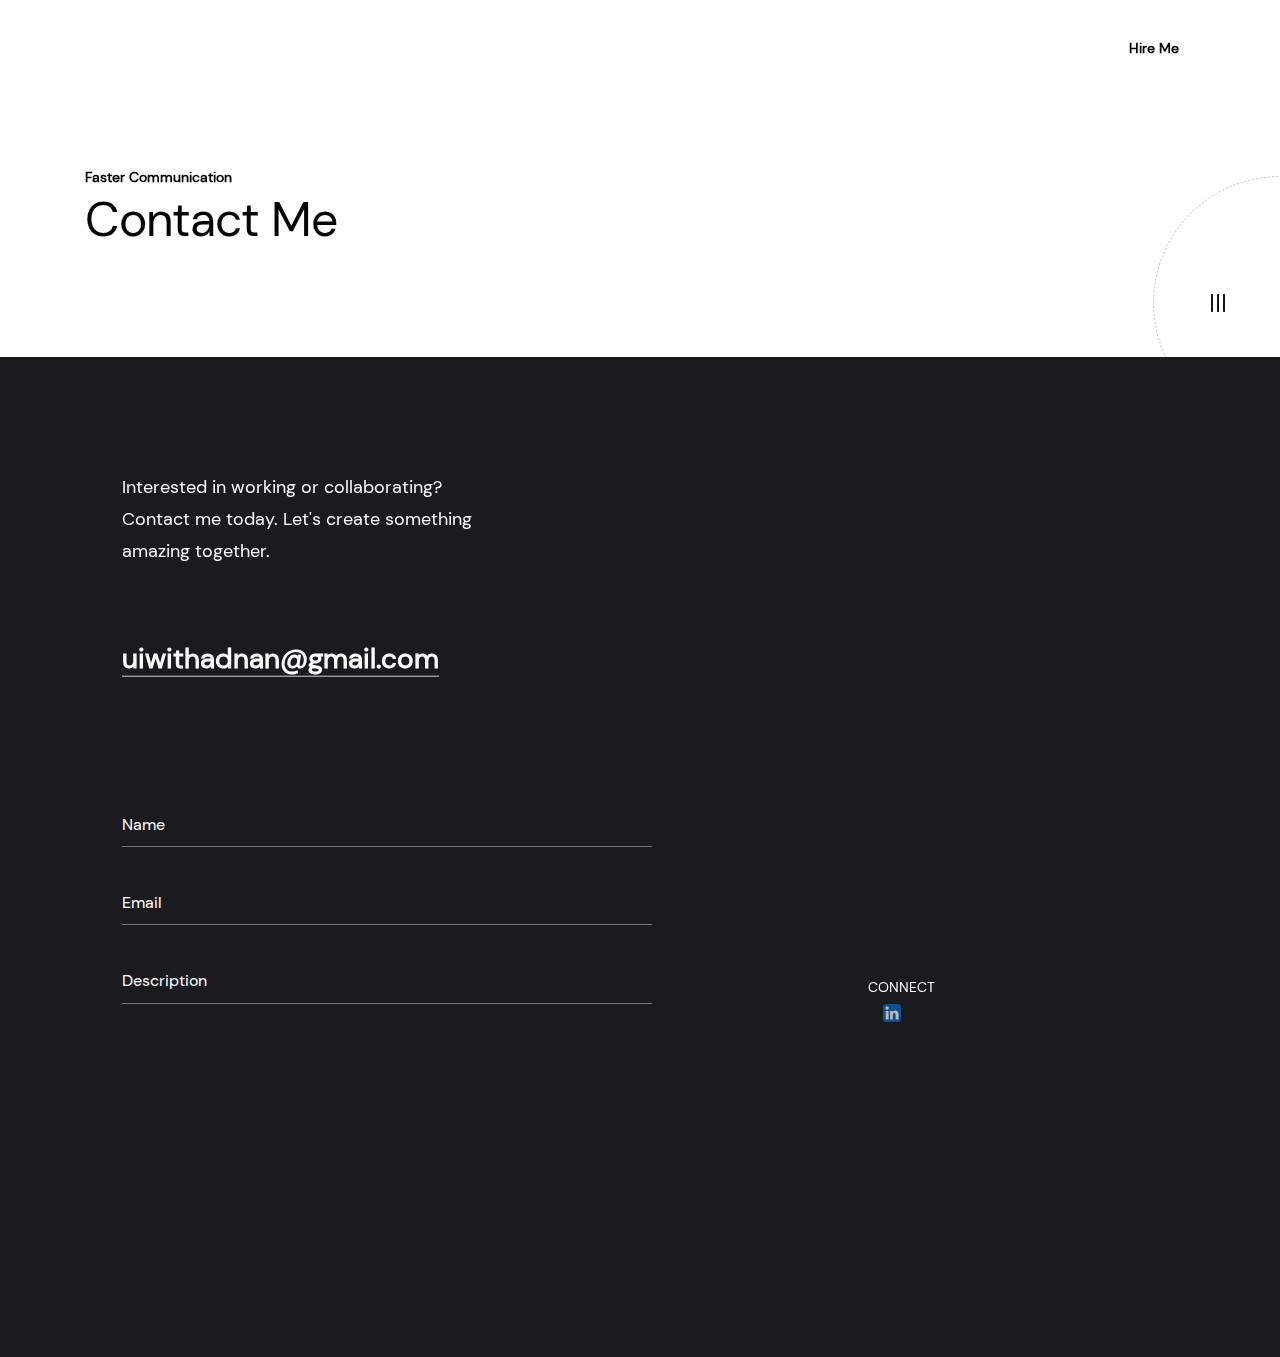
<file: contact-us.html>
<!DOCTYPE html>
<html lang="en">
  
<!-- Mirrored from www.hyfatech.com/contact-us.html by HTTrack Website Copier/3.x [XR&CO'2014], Thu, 11 Jan 2024 19:06:45 GMT -->
<head>
    <meta charset="UTF-8" />
    <meta http-equiv="X-UA-Compatible" content="IE=edge" />
    <meta name="viewport" content="width=device-width, initial-scale=1.0" />
    <link rel="stylesheet" href="CSS/bootstrapCSS/bootstrap.min.css" />
    <link rel="stylesheet" href="CSS/app.css" />
    <link rel="stylesheet" href="CSS/contactUs.css" />
    <link rel="stylesheet" href="CSS/cursor.css" />
    <link rel="icon" type="image/x-icon" href="Assets/Images/favicon.png" />
    <title>Contact Us</title>
  </head>

  <body>
    <!--header nav bar is starting-->
    <header>
      <div class="container mp-25">
        <!--<script-->
        <!--  language="javascript"-->
        <!--  type="text/javascript"-->
        <!--  src="./header.txt"-->

        <nav class="navbar bg-white">
          <a href="index>
            img
              style="height: 28px; margin-top: 25px"
              src="Assets/Images/Home/logo.png"
              alt="HYFATech"
            >
          </a>
          <a href="contact-us.html">
            <p id="navbar" class="text-underline">Hire Me</p>
          </a>
          <img
            id="mobile-menu-btn"
            class="mobile-only menu-icon"
            src="Assets/Images/Home/list.svg"
            alt="menu"
          />
        </nav>

        <!--Header navbar is ending and first section is starting-->

        <div class="row header-cover-section">
          <div class="col-md-8 font-bold">
            <p class="header-text">Faster Communication</p>
            <h1 class="h1 header-text max-w-600">
              Contact Me
            </h1>
          </div>
        </div>
      </div>
      <div>
        <img
          src="Assets/Images/Home/Menu.svg"
          class="menu-img menu-btn ham"
          alt="menu"
        />
      </div>
    </header>
    <!-- header ends -->
    <!-- menu section is starting here -->
    <section class="menu-section" style="display: none">
      <div class="container-fluid">
        <div class="row">
          <div class="col-md-11"></div>
          <div class="col-md-1">
            <button id="cross-btn" class="cross-btn float-right ham">
              <img data-magnetic data-cursor="-opaque" src="Assets/Images/Home/cross.svg" alt="cross-button" />
            </button>
          </div>
        </div>
      </div>
      <div class="container">
        <div class="container-fluid">
          <div class="row menu-row">
            <div class="col-md-5 p-0 font-bold" data-cursor="-opaque">Menu</div>
            <div class="col-md-7">
              <a href="index.html">
                <div class="row menu-headings-row" data-magnetic data-cursor="-opaque -md">
                  <div class="col-1 pl-0">
                    <p class="p-12 font-bold">01.</p>
                  </div>
                  <div class="col-10 h4">Home</div>
                  <div class="col-push-1 float-right ml-auto">
                    <img src="Assets/Images/Home/arrow-left.svg" alt="arrow-left" />
                  </div>
                </div>
              </a>
              <a href="services.html">
                <div class="row menu-headings-row" data-magnetic data-cursor="-opaque -md">
                  <div class="col-1 pl-0">
                    <p class="p-12 font-bold">02.</p>
                  </div>
                  <div class="col-10 h4">Services</div>
                  <div class="col-push-1 float-right ml-auto">
                    <img src="Assets/Images/Home/arrow-left.svg" alt="arrow-left" />
                  </div>
                </div>
              </a>
              <a href="all-project.html">
                <div class="row menu-headings-row" data-magnetic data-cursor="-opaque -md">
                  <div class="col-1 pl-0">
                    <p class="p-12 font-bold">03.</p>
                  </div>
                  <div class="col-10 h4">Works</div>
                  <div class="col-push-1 float-right ml-auto">
                    <img src="Assets/Images/Home/arrow-left.svg" alt="arrow-left" />
                  </div>
                </div>
              </a>
              <a href="about-us.html">
                <div class="row menu-headings-row" data-magnetic data-cursor="-opaque -md">
                  <div class="col-1 pl-0">
                    <p class="p-12 font-bold">04.</p>
                  </div>
                  <div class="col-10 h4">About</div>
                  <div class="col-push-1 float-right ml-auto">
                    <img src="Assets/Images/Home/arrow-left.svg" alt="arrow-left" />
                  </div>
                </div>
              </a>
  
              <a href="contact-us.html">
                <div class="row menu-headings-row" data-magnetic data-cursor="-opaque -md">
                  <div class="col-1 pl-0">
                    <p class="p-12 font-bold">05.</p>
                  </div>
                  <div class="col-10 h4">Contact Us</div>
                  <div class="col-push-1 float-right ml-auto">
                    <img src="Assets/Images/Home/arrow-left.svg" alt="arrow-left" />
                  </div>
                </div>
              </a>
            </div>
          </div>
          <div class="row menu-bottom">
            <div class="col-xs-12 col-sm-5 pl-sm-0">
              <div class="row">
                <a href="https://www.linkedin.com/in/hafixadnan/" target="_blank">
                  <div class="col-sm-1 col-md-1 col-2" data-cursor="-opaque">
                    <p class="p-12">LN</p>
                  </div>
                </a>
                <div class="col-sm-3 col-md-4 col-4" data-cursor="-opaque">
                  <p class="p-12" style="opacity: 0.5">- Connect</p>
                </div>
              </div>
            </div>
          </div>
        </div>
      </div>
    </section>
   <!-- menu section is ending here -->

    <!-- contact us section goes here -->
    <section>
      <div class="container-fluid bg-black contact-us">
        <div class="row">
          <div class="col-md-1"></div>
          <div class="col-md-7">
            <p class="text-color first-row theme-font max-w">
              Interested in working or collaborating? Contact me today. Let's create something amazing together.
            </p>
            <a href="mailto:uiwithadnan@gmail.com" target="_blank">
              <h1 class="text-underline text-color theme-font">
                uiwithadnan@gmail.com
              </h1>
            </a>
            <div class="row">
              <div class="col-md-8 contact-form theme-font">
                <form action="https://formsubmit.co/uiwithadnan@gmail.com" method="post">
                  <div class="group">
                    <input  type="text" autocomplete="off"id="contact_name" name="text" required />
                    <span class="highlight"></span>
                    <span class="bar"></span>
                    <label>Name</label>
                  </div>
                  <div class="group">
                    <input type="text" autocomplete="off" required id="contact_email" name="email"/>
                    <span class="highlight"></span>
                    <span class="bar"></span>
                    <label>Email</label>
                  </div>
                  <!-- <div class="group">
                    <input type="number" autocomplete="off" required />
                    <span class="highlight"></span>
                    <span class="bar"></span>
                    <label>Phone</label>
                  </div> -->
                  <div class="group">
                    <input type="text" autocomplete="off" required name="message" id="contact_message" />
                    <span class="highlight"></span>
                    <span class="bar"></span>
                    <label>Description</label>
                  </div>
                  <div>
                    <button type="submit" class="theme-button" style="border: none">
                      Submit
                    </button>


                  </div>
                </form>
                <div id="toast" class="hidden">
                  <div class="toast-message">Form submitted successfully!</div>
                </div>
              </div>
            </div>
          </div>
          <div class="col-md-4">
            <p class="text-color social-links-heading theme-font">CONNECT</p>
           <div class="col-md-1 footer-bottom-text opacity w-auto">
                      <a href="https://www.linkedin.com/in/hafixadnan/" target="_blank">
                        <img style="border-radius: 3px" src="Assets/Images/Home/linkedin.webp" width="18px" alt="" />
                      </a>
                    </div>
              <!-- <p class="text-color social-links theme-font px-1">
                <a
                  href="https://www.facebook.com/HYFATech-103042001731395/"
                  class="text-color"
                >
                  Facebook
                </a>
              </p>
              <p class="text-color social-links theme-font px-1">
                <a
                  href="https://www.instagram.com/hyfatech/?hl=en"
                  class="text-color"
                >
                  Instagram
                </a>
              </p>
              <p class="text-color social-links theme-font px-1">
                <a href="https://twitter.com/hyfatech" class="text-color">
                  Twitter
                </a>
              </p> -->
            </div>
          </div>
        </div>
      </div>
    </section>
  </body>
  <footer>
    <script src="Javascript/GSAP/minified/gsap.min.js"></script>
    <script src="Javascript/GSAP/minified/ScrollTrigger.min.js"></script>
    <script src="Javascript/GSAP/minified/SplitText.min.js"></script>
    <script src="Javascript/bootstrapJS/jquery-3.6.0.slim.min.js"></script>
    <script src="Javascript/bootstrapJS/popper.min.js"></script>
    <script src="Javascript/bootstrapJS/bootstrap.min.js"></script>
    <script src="Javascript/contact-us.js"></script>

    <script src="Javascript/app.js"></script>
    <script src="Javascript/cursor.js"></script>
  </footer>

<!-- Mirrored from www.hyfatech.com/contact-us.html by HTTrack Website Copier/3.x [XR&CO'2014], Thu, 11 Jan 2024 19:06:46 GMT -->
</html>
</file>
<file: CSS/app.css>
/* All Fonts */
html {
  scroll-behavior: smooth;
}
@font-face {
  font-family: DM Sans;
  src: url("../Assets/Fonts/DM_Sans/DMSans-Regular.ttf");
}

@font-face {
  font-family: dm-sans-ragular;
  src: url("../Assets/Fonts/DM_Sans/DMSans-Regular.ttf");
}

@font-face {
  font-family: dm-sans-bold;
  src: url("../Assets/Fonts/DM_Sans/DMSans-Bold.ttf");
}

@font-face {
  font-family: dm-sans-italic;
  src: url("../Assets/Fonts/DM_Sans/DMSans-Italic.ttf");
}

/* All headings */

.h1 {
  font-size: 48px;
  letter-spacing: -1px !important;
  font-weight:Medium;
  line-height: 60px;
}

.h2 {
  font-size: 56px;
  letter-spacing: -1px !important;
  font-weight: bold;
  line-height: 91px;
}

.h3 {
  font-size: 48px;
  letter-spacing: -1px !important;
  font-weight: bold;
  line-height: 56px;
}

.h4 {
  font-size: 36px;
  letter-spacing: -1px !important;
  font-weight: bold;
}

.h5 {
  font-size: 24px;
  letter-spacing: -1px !important;
  font-weight: bold;
}

.h6 {
  letter-spacing: -0.5px !important;
  font-weight: bold;
  font-size: 22px;
  line-height: 23px;
}

.mega-heading {
  font-size: 70px;
  letter-spacing: -1px !important;
  line-height: 76px;
  font-weight: bold;
}

/* All paragraphs */

.p-12 {
  font-size: 12px;
}

.p-14 {
  font-size: 14px;
}

.p-15 {
  font-size: 15px;
}

.p-16 {
  font-size: 16px;
  font-style: normal;
  font-weight: 500;
  line-height: 28px;
  letter-spacing: 0em;
}

.p-18 {
  font-size: 18px;
}

/* All bgs and colors */

.color-white {
  color: #ffffff;
}

.color-orange {
  color: #ffdda9;
}

.bg-white {
  background-color: white;
}

.bg-black {
  background-color: #1a1a1f;
}

/* Body Style */

body {
  font-family: dm-sans-ragular !important;
  overflow-x: hidden !important;
  cursor: context-menu;
}

header {
  position: relative;
  overflow-x: hidden;
  overflow-y: hidden;
}
.font-bold {
  font-weight: bold;
}
.line-height-0 {
  line-height: 0.8;
  padding-top: 15px;
}
.desktop-only {
  display: auto;
}
.cursor-pointer {
  cursor: pointer;
}
/* Cutom padding margings */

.navbar {
  padding-left: 2px;
  padding-top: 25px;
}

/* custom padding margings ends */

.text-underline {
  border-bottom: 4px solid #ffffff;
  font-weight: bold;
  padding-bottom: 15px;
  border-bottom-style: solid;
  width: fit-content;
}

.theme-button {
  color: #12022f;
  background-color: #ffdda9;
  height: 3.5rem;
  width: 10.25rem;
  font-weight: 700;
  border-radius: 28px;
  margin-top: 24px;
  font-size: 16px;
  align-items: center;
  border: 0rem;
  letter-spacing: -0.36px !important;
}
.theme-button:hover {
  background-color: white;
  cursor: pointer;
}
.theme-button:focus {
  border: none;
  outline: none;
}
.gray-theme-button {
  border: 2px solid #e7e5ea;
  width: 208px;
  background-color: white;
}
.gray-theme-button:hover {
  background-color: #ffdda9;
}
.centerlised {
  display: flex;
  justify-content: center;
  align-items: center;
}
.p-top {
  margin-top: 100px;
}
.banner-height-width1 {
  height: 850px;
  width: 100%;
}
.banner-height-width {
  width: 100%;
}
/* menu section css goes here */
.menu-section {
  padding-top: 0px;
  position: fixed;
  top: 100px;
  width: 100%;
  background: white;
  min-height: 100vh;
  z-index: 9;
}

.cross-btn {
  border: none;
  background-color: white;
  cursor: pointer;
  position: relative;
  top: -79px;
}
.cross-btn:focus {
  border: none;
  outline: none;
}
.menu-row {
  padding-top: 0px;
}

.menu-headings-row {
  border-bottom: 1px solid black;
  padding-bottom: 15px;
  padding-top: 20px;
  border-bottom-style: solid;
}
.menu-headings-row:hover {
  cursor: pointer;
  transition: all ease-in-out 0.3s;
  transform: scale(1.1);
}
.menu-bottom {
  padding-top: 70px;
}

.mobile-only {
  display: none;
}
.menu-icon {
  height: 20px;
  width: 20px;
}
a {
  text-decoration: none;
  color: black;
}
a:hover,
a:visited,
a:link,
a:active {
  text-decoration: none;
  color: black;
}

/* for desktop and mob menu */
.menu-img {
  position: absolute;
  top: 260px;
  right: 0px;
  cursor: pointer;
  overflow-x: hidden;
}

.menu-img:hover {
  right: 20px;
  transition: all ease-in-out 0.7s;
  transform: scale(1.3);
  overflow-x: hidden !important;
  cursor: pointer;
}
/* menu section css ends here */

/* header section */
.header-cover-section {
  padding-top: 90px;
  padding-bottom: 100px;
}
.header-p {
  line-height: 28px;
  letter-spacing: -0.4px;
  max-width: 600px;
}

/* Form */

#footer textarea {
  resize: none;
}

.form-label {
  font-size: 12px;
  color: #ffffff;
  margin: 0;
  display: block;
  opacity: 1;
  -webkit-transition: 0.333s ease top, 0.333s ease opacity;
  transition: 0.333s ease top, 0.333s ease opacity;
}

.form-control {
  border-radius: 0;
  border-color: #ffffff;
  border-width: 0 0 2px 0;
  border-style: none none solid none;
  box-shadow: none;
  padding: 0rem;
  background-color: #1a1a1f;
}

.form-control:focus {
  box-shadow: none;
  border-color: white;
  background-color: #1a1a1f;
  color: white;
}

form .form-control::-webkit-input-placeholder {
  color: #ffffff;
  opacity: 0.8;
}

form .form-control::-moz-placeholder {
  color: #ffffff;
}

form .form-control:-ms-input-placeholder {
  color: #ffffff;
}

form .form-control:placeholder {
  color: #ffffff;
}

.js-hide-label {
  opacity: 0;
}

.js-unhighlight-label {
  color: #ffffff;
}

::placeholder {
  color: white;
  opacity: 1;
  /* Firefox */
}

:-ms-input-placeholder {
  /* Internet Explorer 10-11 */
  color: white;
}

::-ms-input-placeholder {
  /* Microsoft Edge */
  color: white;
}

/* custom scroll bar */
::-webkit-scrollbar {
  width: 10px;
  cursor: pointer !important;
}

/* Handle */
::-webkit-scrollbar-thumb {
  background-color: black;
  border-radius: 10px;
}

/* Handle on hover */
::-webkit-scrollbar-thumb:hover {
  background-color: black;
}

/* footer css starts here */
/*  menu changes for run time */
.menu-oppened {
  max-height: 100vh;
  overflow-y: hidden;
}

/* footer css */
/* footer css */
form {
  width: 530px;
  background-color: #1a1a1f;
  padding-top: 40px;
}

.group {
  position: relative;
  margin-bottom: 32px;
}

input {
  font-size: 16px;
  padding: 10px 10px 10px 0px;
  -webkit-appearance: none;
  display: block;
  background-color: #1a1a1f;
  color: #ffffff;
  width: 100%;
  border: none;
  border-radius: 0;
  border-bottom: 1px solid #757575;
}
input:focus {
  outline: none;
}

/* Label */

label {
  color: #ffffff;
  font-size: 16px;
  font-weight: normal;
  position: absolute;
  pointer-events: none;
  top: 10px;
  transition: all 0.2s ease;
}

/* active */

input:focus ~ label,
input:valid ~ label {
  top: -20px;
  transform: scale(0.99);
  /* font-size: 14px; */
  color: #ffffff;
}

/* Underline */

.bar {
  position: relative;
  display: block;
  width: 100%;
}

.bar:before,
.bar:after {
  content: "";
  height: 2px;
  width: 0;
  bottom: 1px;
  position: absolute;
  background: #f8f8f8;
  transition: all 0.6s ease;
}

.bar:before {
  left: 100%;
}

/* active */

input:focus ~ .bar:after {
  width: 100%;
}

.footer-section {
  margin-top: 140px;
  padding-top: 50px;
  padding-bottom: 35px;
}

.footer-bottom-column2 {
  width: auto;
  padding-left: 35px;
}

.form-section {
  padding-left: 79px;
}

.contact-form {
  max-width: 530px;
  padding-top: 25px;
}

.footer-bottom-section {
  padding-top: 75px;
  padding-left: 1.4%;
}

.footer-bottom-text {
  color: white;
  padding-bottom: 12px;
  font-family: DM Sans;
  font-style: normal;
  font-weight: 500;
  font-size: 14px;
  line-height: 24px;
}

.opacity {
  opacity: 0.7;
}

.w-auto {
  width: auto;
}

.p-l-4 {
  padding-left: 22px;
}
/* footer section css ending here */

/* projects section css starts */
.project-details-button {
  display: flex;
  font-weight: bold;
  padding-top: 20px;
}

.arrow-left {
  padding-left: 14px;
  height: 16px;
  margin-top: 2px;
  display: flex;
}

.project-img {
  position: relative;
  margin-top: 27px;
  height: 540px;
  background-size: contain;
  background-repeat: no-repeat;
}

.link-card {
  border-radius: 0px;
  margin-left: 5%;
  position: absolute;
  width: 90%;
  bottom: 35px;
}
.link-card-text {
  margin-bottom: 0px;
}
/* projects section css ends */

/* other services css goes here */
/* services css */
.services-headings-row {
  border-bottom: 1px solid lightgray;
  padding-bottom: 32px;
  padding-top: 37px;
  border-bottom-style: solid;
}
.services-headings-row:hover {
  cursor: pointer;
  transition: all ease-in-out 0.3s;
  transform: scale(1.1);
}
.padding-t {
  padding-top: 20px;
}
.services-heading {
  max-width: 170px;
  padding-top: 37px;
}
/* other services css ends here */

/* we help brands section css here */
.we-help-brands {
  padding-top: 160px;
}

.we-help-brands .h3 {
  max-width: 960px;
}

.we-help-brands .helping-features {
  padding-top: 80px;
}

.we-help-brands .helping-features .accordion {
  border: 0px;
  outline: none;
  border-bottom: 1px solid rgb(26, 26, 31, 0.1);
  font-family: dm-sans-bold;
  display: block;
  width: 100%;
  text-align: left;
  font-size: 24px;
  font-style: normal;
  font-weight: 500;
  line-height: 36px;
  letter-spacing: 0em;
  background-color: transparent;
  padding-top: 20px;
  padding-bottom: 20px;
}

.we-help-brands .helping-features .panel {
  /* padding-top: 32px;
      padding-left: .5rem; */
  display: none;
  overflow: hidden;
}

.fa-panel {
  margin-top: 10px;
}

.fa-panel:before {
  content: "\f063";
}

.active .fa-panel:before {
  content: "\f062";
}
/* we help brands css section ends */

/* Media Quires */
/* tab */
@media screen and (max-width: 1920px) {
  .p-l-4 {
    padding-left: 0px;
  }
  .mac-only {
    padding-left: 7px;
  }
}
@media screen and (min-width: 767px) and (max-width: 991px) {
  .h1 {
    line-height: 1.2;
    font-size: 42px;
  }
  .h2 {
    font-size: 40px;
    line-height: 1.3;
  }
  .h3 {
    font-size: 33px;
    line-height: 40px;
  }
  /* media queries for footer */
  .form-section {
    padding-left: 0px;
  }
  .contact-form {
    max-width: 632px;
  }
  .mega-heading {
    font-size: 40px;
    letter-spacing: -1px !important;
    line-height: 76px;
    font-weight: bold;
  }
  /* menu queries */
  .mobile-only {
    display: none;
  }

  /* generic queries */
  .desktop-only {
    display: none;
  }
  .offset {
    margin-left: 8.5%;
  }

  /* other services */
  .services-heading {
    font-size: 48px;
    line-height: 1;
    padding-top: 40px;
  }
  .footer-section {
    margin-top: 120px;
  }
  .menu-img {
    top: 164px;
    height: 215px;
  }

  .banner-height-width1 {
    height: 450px;
  }
}

@media screen and (max-width: 767px) {
  .h1 {
    font-size: 30px;
    line-height: 46px;
  }
  .h2 {
    line-height: 1.5;
    font-size: 30px;
  }
  .h3 {
    line-height: 34px;
    font-size: 25px;
  }
  .h4 {
    font-size: 25px;
  }
  .h5 {
    font-size: 20px;
  }
  .mp-25 {
    padding-right: 25px;
    padding-left: 25px;
  }
  /* media queries for footer */
  .footer-bottom-section {
    padding-left: 3.4%;
    padding-top: 60px;
  }
  .contact-form {
    padding-top: 25px;
    max-width: 100%;
  }
  .form-section {
    padding-left: 20px;
  }
  .footer-bottom-column2 {
    padding-left: 15px;
  }
  .footer-section {
    margin-top: 80px;
  }
  .p-l-4 {
    padding-left: 0px;
  }
  .mega-heading {
    font-size: 40px;
    letter-spacing: -1px !important;
    line-height: 76px;
    font-weight: bold;
  }
  /* menu queries  */
  .menu-img {
    visibility: hidden;
  }
  .mobile-only {
    display: flex;
  }
  .menu-row {
    padding-top: 0px;
  }
  .cross-btn {
    position: relative;
    top: -75px;
  }
  .inline-for-mob {
    align-items: baseline;
  }
  /* header */
  .header-cover-section {
    padding-top: 51px;
    padding-bottom: 50px;
  }
  form {
    width: 300px;
  }

  /* generic css */
  .inline-for-mob {
    display: inline-flex;
  }
  .line-height-0 {
    line-height: 0.6;
    padding-top: 0px;
  }
  .padding-t {
    padding-top: 10px;
  }
  .p-top {
    margin-top: 80px;
  }
  .desktop-only {
    display: none;
  }

  /* other services css */
  .services-heading {
    font-size: 35px;
    line-height: 1;
    padding-top: 0px;
    max-width: 235px;
  }
  .banner-height-width {
    height: 300px;
  }
  .banner-height-width1 {
    height: 300px;
  }
  input {
    width: 300px;
  }
}
.slider-heading-brown {
  color: rgb(58, 58, 58);
  display: block;
  margin-top: 15px;
  font-size: 30px;
  letter-spacing: -1px !important;
  font-weight: bold;
}
</file>
<file: CSS/car-mate.css>
.hidden {
  display: none;
}

#toast {
  position: fixed;
  top: 10px;
  right: 10px;
  background-color: #4caf50;
  color: white;
  padding: 15px;
  border-radius: 8px;
}
.slider-heading-brown {
  color: rgb(58, 58, 58);
  display: block;
  margin-top: 15px;
  font-size: 30px;
  letter-spacing: -1px !important;
  font-weight: bold;
}
</file>
<file: CSS/index.css>
/* navbar css starts */

.text-underline {
  border-bottom: 1px solid #000;
  padding-bottom: 0px;
  padding-top: 10px;
}
/* navbar css ends */

/* starting section css*/
.orange-text {
  color: rgb(228, 87, 6);
}

ul.v-slides {
  list-style-type: none;
  padding: 0;
  margin: 0;
}

.anim-head-container {
  height: auto;
  overflow: hidden;
}

/* footer css */
form {
  width: 530px;
  background-color: #1a1a1f;
  padding-top: 40px;
}

.group {
  position: relative;
  margin-bottom: 32px;
}

input {
  font-size: 16px;
  padding: 10px 10px 10px 0px;
  -webkit-appearance: none;
  display: block;
  background-color: #1a1a1f;
  color: #ffffff;
  width: 100%;
  border: none;
  border-radius: 0;
  border-bottom: 1px solid #757575;
}
input:focus {
  outline: none;
}

/* Label */

label {
  color: #ffffff;
  font-size: 16px;
  font-weight: normal;
  position: absolute;
  pointer-events: none;
  top: 10px;
  transition: all 0.2s ease;
}

/* active */

input:focus ~ label,
input:valid ~ label {
  top: -20px;
  transform: scale(0.99);
  /* font-size: 14px; */
  color: #ffffff;
}
/* Underline */

.bar {
  position: relative;
  display: block;
  width: 100%;
}

.bar:before,
.bar:after {
  content: "";
  height: 2px;
  width: 0;
  bottom: 1px;
  position: absolute;
  background: #f8f8f8;
  transition: all 0.6s ease;
}

.bar:before {
  left: 100%;
}

/* active */

input:focus ~ .bar:after,
input:valid ~ .bar:after {
  width: 100%;
}

/* Highlight */

/* active */

/* .form-control {
    border-radius: 0;
    border-color: #FFFFFF;
    border-width: 0 0 2px 0;
    border-style: none none solid none;
    box-shadow: none;
    padding: 0rem;
    background-color: #1A1A1F;
    animation: wave 7s cubic-bezier( 0.36, 0.45, 0.63, 0.53) infinite;
    transform: translate3d(0, 0, 0);
    
}
.form-control:nth-of-type(2) {
    animation: wave 7s cubic-bezier( 0.36, 0.45, 0.63, 0.53) -.125s infinite, swell 7s ease -1.25s infinite;
    opacity: 1;
  }
.form-control:focus {
    box-shadow: none;
    border-color: white;
    background-color: #1A1A1F;
    color: white;
}


@keyframes wave {
  0% {
    margin-left: 0;
  }
  100% {
    margin-left: 600px;
  }
}

@keyframes swell {
  0%, 20%, 40%, 60% ,80%, 100% {
    transform: translate3d(0,25px,0);
  }
  50% {
    transform: translate3d(0,5px,0);
  }
} */
/* .wave-btn {
    color: #fff;
    text-decoration: none;
    border: 3px solid #fff;
    padding: 5px 30px;
    font-size: 22px;
    font-weight: 600;
    font-family: "Noto Sans";
    line-height: 52px;
    border-radius: 10px;
    position: absolute;
    top: 50%;
    left: 50%;
    transform: translate(-50%, -50%);
    overflow: hidden;
    transition: all 1s;
    border: none;
  }
    
  .wave-btn:before {
    content: "";
    position: absolute;
    width: 620px;
    height: 620px;
    background-color: white;
    top: 30px;
    left: 50%;
    transform: translate(-50%);
    animation: wave 5s infinite linear;
    transition: all 1s;
  }
  .wave-btn:hover:before {
  top: 15px;
}
  
@keyframes wave {
  0% {
               transform: translate(-50%) rotate(-180deg);
      
  }
    
    
  100% {
            transform: translate(-50%) rotate(360deg);
  }
}
    
   */
/* .main-text::before{
    content: "This is first text";
    animation: animate-heading infinite 4s;
} */
/* would you like to try ? i am putting  it on change */
/* .orange-text::before{
    content: "This is first orange";
    animation: animate-orange infinite 4s;
} */
/* in animation we give animationname and below we
define animaiton with that name , then after infinite(in casae wedon't want to stop) or finite 
we give total time to repeat that animation , like this animation repeat after 4 seconds

below we define key frames we can divide them upto our choice like 10 20 30  .. upto 100%
and in each percent it will change, if we define 5 frames it will change 5 time in 4 seconds etc etc
let's check if it is workin or not*/
/* @keyframes animate-heading {
  
    0% {
        content: "This is second text";
    }

    50% {
        content: "this is third text";
    }

    75% {
        content: "this is last text";
    }
    100%{
        content: "This is repeating";
    }
}
@keyframes animate-orange {
  
    0% {
        content: "orange 2";
    }

    50% {
        content: "orange 3";
    }

    75% {
        content:"orange 4";
    }
    100%{
        content: "repeate";
    }
} */
.projects-button {
  padding-top: 73.008px;
  display: inline-flex;
  font-family: Poppins;

  font-size: 18px;
  line-height: 28px;
  /* identical to box height, or 156% */
  /* Tertiary 1 */

  color: #151517;
}

.services {
  padding-top: 5%;
}

/* .services h5{
    font-size: 21px;
} */

.bottom-services {
  padding-top: 90px;
}

.inline-for-mob {
}

.services-numbering {
}

.header-cover-section p {
  padding-top: 15px;
}
.max-w-100 {
  max-width: 118px;
}
.services-p {
  font-size: 15px;
  line-height: 22px;
  letter-spacing: -0.5px;
}
/* starting section css ends */

/* Working project section */
.tm-only {
  display: none;
}

.working-projects {
  padding-bottom: 112px;
  border-radius: 4px;
  padding-top: 20px;
}

.working-projects .slider-heading {
  /* Neutral / White */
  display: inline-block;
  padding: 66px 0px 0px 16px;
  cursor: pointer;
  padding-left: 30px;
}

/* slider css */
.philosophie {
  box-sizing: border-box;
  margin: 0;
  position: relative;
}

.indicators {
  left: 2rem;
  top: 0;
  margin: 10vh 0;
  height: 80vh;
  width: 3px;
  display: none;
  flex-direction: column;
  justify-content: space-between;
  position: absolute;
}

.indicator {
  width: 100%;
  background-color: #adadad;
  flex-grow: 1;
  margin: 2px 0;
}

.philosophie .point {
  height: 100%;
  width: 100%;
  display: flex;
  align-items: center;
  padding: 4rem;
  overflow: hidden;
}

.philosophie .wrapper {
  height: 100vh;
  width: 100%;
}

.point img {
  flex-basis: 50%;
  max-width: 445px;
  height: 445px;
}

/* Split the screen in half */
.split {
  height: 100%;
  position: fixed;
  z-index: 1;
  top: 0;
  overflow: hidden;
  padding-top: 20px;
}

/* Control the left side */
.left {
  left: 0;
  width: 50%;
  z-index: 0;
  overflow: hiddent;
  background-color: #1a1a1f;
}

/* Control the right side */
.right {
  right: 0;
  width: 50%;
  z-index: 0;
  overflow: hidden;
  background-color: #1a1a1f;
  display: flex;
  justify-content: center;
  align-items: center;
}

/* If you want the content centered horizontally and vertically */
.centered {
  position: absolute;
  top: 45%;
  left: 50%;
  transform: translate(-50%, -50%);
  text-align: center;
  color: white;
}

/* Style the image inside the centered container, if needed */
.centered img {
  width: 512px;
  height: 387px;
}

.feature-chat-text-2 p {
  font-family: "Roboto", sans-serif;
  font-style: normal;
  font-weight: normal;
  font-size: 54px;
  line-height: 54px;
  /* or 100% */

  text-align: center;
  letter-spacing: 0.15px;
}
span small {
  font-size: 14px;
  margin-right: 16px;
}

.slider-headings {
  color: rgb(58, 58, 58);
  display: block;
  margin-top: 22px;
  font-size: 50px;
  letter-spacing: -1px !important;
  font-weight: bold;
}
.current-slide {
  color: #ffdda9;
}

.slider-section {
  margin-top: 160px;
}

.slider-image {
  width: 87%;
  height: 410px;
  position: sticky;
  top: 0px;
}

.slider-heading {
  padding: 20px 0px 64px 16px;
  cursor: pointer;
  padding-left: 30px;
}

.slider-text-numbering {
  position: absolute;
  font-family: DM Sans;
  font-style: normal;
  font-weight: bold;
  font-size: 12px;
  line-height: 244px;
  padding-right: 10px;
  left: 0%;
}

.orange-hover {
  color: gray;
  opacity: 0.2;
}

.orange-hover:hover {
  color: #ffdda9;
  opacity: 0.9;
}

/* .philosophie {
    position: relative;
}

.philosophie .point {
    height: 100%;
    width: 100%;
    display: flex;
    align-items: center;
    overflow: hidden;
}

.philosophie .wrapper {
    height: 90vh;
    width: 100%;
} */

/*
.point article {
    flex-basis: 60%;
    margin-right: auto;
    font-family: 'Roboto', sans-serif;
    font-size: 10px;
}*/

/* .point img {
    flex-basis: 50%;
    max-width: 50vw;
    height: auto;
}

/* Split the screen in half */
/* .split {
    height: 100%;
    position: fixed;
    z-index: 1;
    top: 0;
    overflow: hidden;
    padding-top: 100px;
} */

/* Control the left side */
/* .left {
    left: 0;
    width: 50%;
    z-index: 0;
    overflow: hiddent;
} */

/* Control the right side */
/* .right {
    right: 0;
    width: 50%;
    z-index: 0;
    overflow: hiddent;
} */

/* If you want the content centered horizontally and vertically */
/* .centered {
    position: absolute;
    top: 50%;
    transform: translate(-50%, -50%);
    text-align: center;
    z-index: 20000;
    color: #FFDDA9;
    left:38%;
} */

/* Style the image inside the centered container, if needed */
/* .centered img {
    width: 512px;
    height: 587px;
    z-index: 20000;
} */
/* working projects section css ending here */

/* pricing mechanism section */
.pricing-mechanism-section {
  padding-top: 137.008px;
}
.wh-445 {
  max-width: 445px;
  max-height: 445px;
}
.pricing-mechanism-section .h3 {
  padding-top: 80px;
}

.pricing-paragraph {
  padding-top: 30px;
  max-width: 400px;
  line-height: 32px;
  font-size: 18px;
  opacity: 80%;
}

.pricing-styling-row2 {
  padding-top: 160px;
}

.pricing-image {
  height: 410px;
  width: 100%;
  background-repeat: no-repeat;
}
.bg-orange {
}
.bg-orange:hover {
  border: 2px solid #e7e5ea;

  background-color: white;
}
.h3 {
  font-size: 48px;
  letter-spacing: 0px !important;
}
/* pricing css ending here */

/* our latest reads blogs section css starting */

.blogs {
  padding-top: 128px;
}

.blogs-row {
  padding-top: 25px;
}

.blogs-img {
  width: 90%;
  height: 400px;
}

.blogs-heading {
  padding-top: 32px;
  font-size: 16px;
  line-height: 24px;
  font-family: DM Sans;
  font-weight: bold;
}

.blogs-p {
  padding-top: 8px;
  font-family: DM Sans;
  font-weight: 500;
  font-size: 16px;
  line-height: 28px;
  opacity: 0.7;
}

/* our latest reads blogs section css ending */

/* media query for tab */

@media screen and (min-width: 767px) and (max-width: 991px) {
  .blogs-img {
    padding-top: 0px;

    /*object-fit: none;*/ /* Do not scale the image */
    object-position: center; /* Center the image within the element */
    height: 218px;
    width: 218px;
  }
  .pricing-mechanism-section .h3 {
    padding-top: 30px;
  }
  .pricing-styling-row2 {
    padding-top: 120x;
  }
  .pricing-image {
    height: 340px;
    width: 340px;
    object-fit: none; /* Do not scale the image */
    object-position: center; /* Center the image within the element */
  }
  .slider-section {
    margin-top: 120px;
  }
  .pricing-mechanism-section {
    padding-top: 120px;
  }
  .blogs {
    padding-top: 120px;
  }

  .tm-only {
    display: block;
  }
  .slider-section-tm {
    margin-top: 50px;
  }
  .working-projects .slider-heading {
    display: inline-block;
    padding: 3px 0px 38px 16px;
    cursor: pointer;
    padding-left: 20px;
  }
  .working-projects {
    padding-top: 45px;
    padding-bottom: 0px;
    margin-top: 120px;
  }
  .slider-text-numbering {
    line-height: 109px;
  }
  .projects-button {
    padding-top: 15px;
  }
  .services {
    padding-top: 0px;
  }
  form {
    width: 100%;
  }
}
.hidden {
  display: none;
}

#toast {
  position: fixed;
  top: 10px;
  right: 10px;
  background-color: #4caf50;
  color: white;
  padding: 15px;
  border-radius: 8px;
}

/* media query for mobile */

@media screen and (max-width: 767px) {
  form {
    width: 300px;
  }
  .blogs-img {
    width: 100%;
    padding-top: 0px;
    height: 400px;
  }
  .projects-button {
    padding-top: 0px;
  }
  .pricing-mechanism-section {
    padding-top: 96px;
  }
  .blogs {
    padding-top: 82px;
  }
  .pricing-image {
    height: 288px;
  }
  .offset-1 {
    margin-left: 0%;
  }
  .pricing-mechanism-section .h3 {
    padding-top: 22px;
    line-height: 3.5rem;
  }
  .pricing-paragraph {
    font-size: 16px;
    padding-top: 0px;
  }
  .pricing-styling-row2 {
    padding-top: 40px;
  }

  .bottom-services {
    padding-top: 2px;
  }
  .services-numbering {
    margin-top: 6px;
    margin-bottom: 16px;
    padding-right: 10px;
  }
  .slider-section {
    margin-top: 96px;
  }

  .tm-only {
    display: block;
  }
  .slider-section-tm {
    margin-top: 50px;
  }
  .working-projects .slider-heading {
    padding: 3px 0px 64px 16px;
  }
  .slider-text-numbering {
    line-height: 109px;
  }
  .working-projects {
    padding-top: 45px;
    padding-bottom: 0px;
    margin-top: 70px;
  }
  .padding-t {
    padding-top: 20px;
  }
  input {
    width: 200px;
  }
}
.white-text {
  color: white;
}
.slider-heading-brown {
  color: rgb(58, 58, 58);
  display: block;
  margin-top: 15px;
  font-size: 30px;
  letter-spacing: -1px !important;
  font-weight: bold;
}
</file>
<file: CSS/about-us.css>
.header-cover-section {
  padding-bottom: 0px;
}

.header-cover-section p {
  padding-bottom: 70px;
}

.header-cover-section p {
  max-width: 565px;
}

.section-pt {
  padding-top: 48px;
}

.think-solve-section img {
  width: 100%;
  height: auto;
}

.left-img-right-paragraph img {
  height: 600px;
  width: 100%;
  object-fit: cover;
}

.left-img-right-paragraph .h3 {
  margin-top: 40px;
  margin-bottom: 25px;
}

.work-hard-section {
  margin-top: 130px;
  padding-top: 100px;
  padding-bottom: 100px;
}

.work-hard-section .h3 {
  max-width: 730px;
  padding-bottom: 20px;
}

.work-hard-section .awrds-char-text {
  font-size: 16px;
  font-style: normal;
  font-weight: 500;
  line-height: 28px;
  letter-spacing: 0em;
  text-align: left;
}

.work-hard-section .awrds-char {
  border-top: 1px solid rgba(248, 248, 248, 0.5);
  padding-top: 20px;
  padding-bottom: 20px;
}

.work-hard-section .awrds-char-text {
  font-size: 16px;
  font-style: normal;
  font-weight: 500;
  line-height: 28px;
  letter-spacing: 0em;
  text-align: left;
}

.work-hard-section .awrds-char-text-bold {
  font-size: 16px;
  font-style: normal;
  font-weight: 700;
  line-height: 24px;
  letter-spacing: 0em;
  text-align: center;
  font-size: dm-sans-bold;
}

.work-hard-section .award-and-recogs {
  margin-top: 90px;
}

.client-section .h4 {
  max-width: 450px;
}

.brands {
  padding-top: 40px;
}

.brand {
  padding-top: 40px;
  text-align: center;
  opacity: 0.4;
}

.get-to-know .h3 {
  max-width: 350px;
}

.quote img {
  width: 100px;
  height: auto;
}

#partner-say-carousel .slider-section p {
  max-width: 850px;
  font-size: 26px;
  font-style: normal;
  font-weight: 400;
  line-height: 54px;
  letter-spacing: 0.2029px;
  text-align: left;
  margin-top: 20px;
}

#partner-say-carousel .slider-section .slider-content {
  margin-left: 100px;
}

#partner-say-carousel .carousel-indicators li {
  width: 10px;
  height: 10px;
  margin-right: 10px;
  margin-left: 10px;
  text-indent: -999px;
  background-color: #b3bac5;
  border-radius: 50%;
}

#partner-say-carousel .carousel-indicators {
  position: absolute;
  right: 0;
  bottom: 0;
  left: auto;
}

#partner-say-carousel .slider-person {
  display: flex;
  margin-top: 80px;
}

#partner-say-carousel .slider-person img {
  max-width: 50px;
  max-height: 50px;
  border-radius: 50%;
}

#partner-say-carousel .slider-person .person-img {
  max-width: 58px;
  max-height: 58px;
  padding: 4px;
  background-color: #36b37e;
  border-radius: 50%;
  margin-right: 25px;
}

#partner-say-carousel .slider-person h5 {
  font-size: 18px;
  font-style: normal;
  font-weight: 700;
  line-height: 28px;
  letter-spacing: 0px;
  text-align: left;
  color: #391484;
  margin-bottom: 3px;
}

#partner-say-carousel .slider-person span {
  font-size: 16px;
  font-style: normal;
  font-weight: 500;
  line-height: 23px;
  letter-spacing: 0px;
  text-align: left;
  color: #183b56;
}

#partner-say-carousel .carousel-indicators .active {
  background-color: #1565d8;
}
.hidden {
  display: none;
}

#toast {
  position: fixed;
  top: 10px;
  right: 10px;
  background-color: #4caf50;
  color: white;
  padding: 15px;
  border-radius: 8px;
}

@media screen and (max-width: 992px) {
  .header-cover-section p {
    padding-bottom: 30px;
  }
  .section-pt {
    padding-top: 80px;
  }
  .we-help-brands {
    padding-top: 100px;
  }
  .we-help-brands .helping-features {
    padding-top: 60px;
  }
  .work-hard-section {
    margin-top: 100px;
  }
  .quote img {
    width: 60px;
    height: auto;
  }
  #partner-say-carousel .slider-section .slider-content {
    margin-left: 50px;
  }
  #partner-say-carousel .slider-section p {
    max-width: 615px;
    font-size: 20px;
    font-style: normal;
    font-weight: 400;
    line-height: 40px;
    letter-spacing: 0.2029px;
    text-align: left;
    margin-top: 10px;
  }
  #partner-say-carousel .slider-person {
    display: flex;
    margin-top: 50px;
  }
  .slider-section {
    margin-top: 80px;
  }
}

@media screen and (max-width: 767px) {
  .header-cover-section p {
    padding-bottom: 0px;
  }
  .header-cover-section {
    padding-top: 40px;
  }
  .section-pt {
    padding-top: 50px;
  }
  .left-img-right-paragraph img {
    height: 260px;
    width: 100%;
    object-fit: cover;
  }
  .we-help-brands {
    padding-top: 50px;
  }
  .we-help-brands h3 {
    line-height: 3.5rem;
  }
  .we-help-brands .helping-features {
    padding-top: 30px;
  }
  .work-hard-section {
    margin-top: 70px;
    padding-top: 50px;
    padding-bottom: 50px;
  }
  .work-hard-section .award-and-recogs {
    margin-top: 40px;
  }
  .work-hard-section .awrds-char {
    padding-top: 40px;
  }
  .award-and-recogs img {
    margin-bottom: 20px;
  }
  .brands {
    padding-top: 0px;
  }
  .slider-section {
    margin-top: 60px;
  }
  #partner-say-carousel .slider-section .slider-content {
    margin-left: 0px;
  }
  #partner-say-carousel .slider-section p {
    font-size: 18px;
  }
  #partner-say-carousel .carousel-indicators {
    position: absolute;
    right: 0;
    left: 0;
    bottom: -50px;
  }
  #partner-say-carousel .slider-person {
    margin-top: 30px;
  }
}
</file>
<file: CSS/allProjects.css>
/* navbar css starts */
.text-underline {
  border-bottom: 1px solid #000;
  padding-bottom: 0px;
  margin-bottom: 5px;
}

/* navbar css ends */

/* projects section css starts */
.projects-section {
  padding-top: 6%;
}
.projects-heading {
  display: flex;
}
.arrow-down {
  padding-left: 10px;
  height: 18px;
  margin-top: 16px;
}
.projects-overview {
  padding-top: 40px;
}
.column-right {
  padding-top: 253px;
}
.hidden {
  display: none;
}

#toast {
  position: fixed;
  top: 10px;
  right: 10px;
  background-color: #4caf50;
  color: white;
  padding: 15px;
  border-radius: 8px;
}
/* projects section css ends */

/* media query for tabs */
@media screen and (min-width: 767px) and (max-width: 991px) {
  .project-img {
    height: 400px;
  }
}

/* media query for mobiles */
@media screen and (max-width: 767px) {
  .projects-section {
    padding-top: 16%;
  }
  .projects-overview {
    padding-top: 14px;
  }
  .column-right {
    padding-top: 0px;
  }
  .project-img {
    height: 400px;
  }

  form {
    width: 300px;
  }
}
</file>
<file: CSS/contactUs.css>
/* navbar css starts */

.text-underline {
  border-bottom: 1px solid #fff;
  padding-bottom: 0px;
  padding-top: 10px;
  margin-bottom: 5px;
}
.menu-img {
  top: 176px;
}
/* navbar css ends */

.contact-us {
  height: 1000px;
  padding-bottom: 55px;
}
.max-w-600 {
  max-width: 600px;
}
.text-color {
  color: white !important;
}
.social-links {
  font-family: DM Sans;
  font-style: normal;
  font-weight: normal;
  font-size: 14px;
  line-height: 44px;
}
.social-links-heading {
  padding-top: 617px;
  padding-bottom: 0px;
}

/*contact form css */

.contact-form {
  padding-top: 5rem;
  width: 100%;
}
.first-row {
  padding-top: 113px;
  max-width: 388px;
  padding-bottom: 65px;
  font-style: normal;
  font-weight: 500;
  font-size: 18px;
  line-height: 32px;
}
.hidden {
  display: none;
}

#toast {
  position: fixed;
  top: 10px;
  right: 10px;
  background-color: #4caf50;
  color: white;
  padding: 15px;
  border-radius: 8px;
}
@media screen and (max-width: 762px) {
  .social-links-heading {
    padding-top: 3rem;
    padding-bottom: 1rem;
  }
  .first-row {
    padding-top: 80px;
  }
}
</file>
<file: CSS/cursor.css>
/* Main Colors */
/* Fonts */
/* Screen sizes */
/*! normalize.css v7.0.0 | MIT License | github.com/necolas/normalize.css */
/* Document
   ========================================================================== */
/**
 * 1. Correct the line height in all browsers.
 * 2. Prevent adjustments of font size after orientation changes in
 *    IE on Windows Phone and in iOS.
 */
html {
  line-height: 1.15;
  /* 1 */
  -ms-text-size-adjust: 100%;
  /* 2 */
  -webkit-text-size-adjust: 100%;
  /* 2 */ }

/* Sections
   ========================================================================== */
/**
 * Remove the margin in all browsers (opinionated).
 */
body {
  margin: 0; 
}

/**
 * Add the correct display in IE 9-.
 */
article,
aside,
footer,
header,
nav,
section {
  display: block; }

/**
 * Correct the font size and margin on `h1` elements within `section` and
 * `article` contexts in Chrome, Firefox, and Safari.
 */
h1 {
  font-size: 2em;
  margin: 0.67em 0; }

/* Grouping content
   ========================================================================== */
/**
 * Add the correct display in IE 9-.
 * 1. Add the correct display in IE.
 */
figcaption,
figure,
main {
  /* 1 */
  display: block; }

/**
 * Add the correct margin in IE 8.
 */
figure {
  margin: 1em 40px; }

/**
 * 1. Add the correct box sizing in Firefox.
 * 2. Show the overflow in Edge and IE.
 */
hr {
  -webkit-box-sizing: content-box;
     -moz-box-sizing: content-box;
          box-sizing: content-box;
  /* 1 */
  height: 0;
  /* 1 */
  overflow: visible;
  /* 2 */ }

/**
 * 1. Correct the inheritance and scaling of font size in all browsers.
 * 2. Correct the odd `em` font sizing in all browsers.
 */
pre {
  font-family: monospace, monospace;
  /* 1 */
  font-size: 1em;
  /* 2 */ }

/* Text-level semantics
   ========================================================================== */
/**
 * 1. Remove the gray background on active links in IE 10.
 * 2. Remove gaps in links underline in iOS 8+ and Safari 8+.
 */
a {
  background-color: transparent;
  /* 1 */
  -webkit-text-decoration-skip: objects;
  /* 2 */ }

/**
 * 1. Remove the bottom border in Chrome 57- and Firefox 39-.
 * 2. Add the correct text decoration in Chrome, Edge, IE, Opera, and Safari.
 */
abbr[title] {
  border-bottom: none;
  /* 1 */
  text-decoration: underline;
  /* 2 */
  -webkit-text-decoration: underline dotted;
     -moz-text-decoration: underline dotted;
          text-decoration: underline dotted;
  /* 2 */ }

/**
 * Prevent the duplicate application of `bolder` by the next rule in Safari 6.
 */
b,
strong {
  font-weight: inherit; }

/**
 * Add the correct font weight in Chrome, Edge, and Safari.
 */
b,
strong {
  font-weight: bolder; }

/**
 * 1. Correct the inheritance and scaling of font size in all browsers.
 * 2. Correct the odd `em` font sizing in all browsers.
 */
code,
kbd,
samp {
  font-family: monospace, monospace;
  /* 1 */
  font-size: 1em;
  /* 2 */ }

/**
 * Add the correct font style in Android 4.3-.
 */
dfn {
  font-style: italic; }

/**
 * Add the correct background and color in IE 9-.
 */
mark {
  background-color: #ff0;
  color: #000; }

/**
 * Add the correct font size in all browsers.
 */
small {
  font-size: 80%; }

/**
 * Prevent `sub` and `sup` elements from affecting the line height in
 * all browsers.
 */
sub,
sup {
  font-size: 75%;
  line-height: 0;
  position: relative;
  vertical-align: baseline; }

sub {
  bottom: -0.25em; }

sup {
  top: -0.5em; }

/* Embedded content
   ========================================================================== */
/**
 * Add the correct display in IE 9-.
 */
audio,
video {
  display: inline-block; }

/**
 * Add the correct display in iOS 4-7.
 */
audio:not([controls]) {
  display: none;
  height: 0; }

/**
 * Remove the border on images inside links in IE 10-.
 */
img {
  border-style: none; }

/**
 * Hide the overflow in IE.
 */
svg:not(:root) {
  overflow: hidden; }

/* Forms
   ========================================================================== */
/**
 * 1. Change the font styles in all browsers (opinionated).
 * 2. Remove the margin in Firefox and Safari.
 */
button,
input,
optgroup,
select,
textarea {
  font-family: sans-serif;
  /* 1 */
  font-size: 100%;
  /* 1 */
  line-height: 1.15;
  /* 1 */
  margin: 0;
  /* 2 */ }

/**
 * Show the overflow in IE.
 * 1. Show the overflow in Edge.
 */
button,
input {
  /* 1 */
  overflow: visible; }

/**
 * Remove the inheritance of text transform in Edge, Firefox, and IE.
 * 1. Remove the inheritance of text transform in Firefox.
 */
button,
select {
  /* 1 */
  text-transform: none; }

/**
 * 1. Prevent a WebKit bug where (2) destroys native `audio` and `video`
 *    controls in Android 4.
 * 2. Correct the inability to style clickable types in iOS and Safari.
 */
button,
html [type="button"],
[type="reset"],
[type="submit"] {
  -webkit-appearance: button;
  /* 2 */ }

/**
 * Remove the inner border and padding in Firefox.
 */
button::-moz-focus-inner,
[type="button"]::-moz-focus-inner,
[type="reset"]::-moz-focus-inner,
[type="submit"]::-moz-focus-inner {
  border-style: none;
  padding: 0; }

/**
 * Restore the focus styles unset by the previous rule.
 */
button:-moz-focusring,
[type="button"]:-moz-focusring,
[type="reset"]:-moz-focusring,
[type="submit"]:-moz-focusring {
  outline: 1px dotted ButtonText; }

/**
 * Correct the padding in Firefox.
 */
fieldset {
  padding: 0.35em 0.75em 0.625em; }

/**
 * 1. Correct the text wrapping in Edge and IE.
 * 2. Correct the color inheritance from `fieldset` elements in IE.
 * 3. Remove the padding so developers are not caught out when they zero out
 *    `fieldset` elements in all browsers.
 */
legend {
  -webkit-box-sizing: border-box;
     -moz-box-sizing: border-box;
          box-sizing: border-box;
  /* 1 */
  color: inherit;
  /* 2 */
  display: table;
  /* 1 */
  max-width: 100%;
  /* 1 */
  padding: 0;
  /* 3 */
  white-space: normal;
  /* 1 */ }

/**
 * 1. Add the correct display in IE 9-.
 * 2. Add the correct vertical alignment in Chrome, Firefox, and Opera.
 */
progress {
  display: inline-block;
  /* 1 */
  vertical-align: baseline;
  /* 2 */ }

/**
 * Remove the default vertical scrollbar in IE.
 */
textarea {
  overflow: auto; }

/**
 * 1. Add the correct box sizing in IE 10-.
 * 2. Remove the padding in IE 10-.
 */
[type="checkbox"],
[type="radio"] {
  -webkit-box-sizing: border-box;
     -moz-box-sizing: border-box;
          box-sizing: border-box;
  /* 1 */
  padding: 0;
  /* 2 */ }

/**
 * Correct the cursor style of increment and decrement buttons in Chrome.
 */
[type="number"]::-webkit-inner-spin-button,
[type="number"]::-webkit-outer-spin-button {
  height: auto; }

/**
 * 1. Correct the odd appearance in Chrome and Safari.
 * 2. Correct the outline style in Safari.
 */
[type="search"] {
  -webkit-appearance: textfield;
  /* 1 */
  outline-offset: -2px;
  /* 2 */ }

/**
 * Remove the inner padding and cancel buttons in Chrome and Safari on macOS.
 */
[type="search"]::-webkit-search-cancel-button,
[type="search"]::-webkit-search-decoration {
  -webkit-appearance: none; }

/**
 * 1. Correct the inability to style clickable types in iOS and Safari.
 * 2. Change font properties to `inherit` in Safari.
 */
::-webkit-file-upload-button {
  -webkit-appearance: button;
  /* 1 */
  font: inherit;
  /* 2 */ }

/* Interactive
   ========================================================================== */
/*
 * Add the correct display in IE 9-.
 * 1. Add the correct display in Edge, IE, and Firefox.
 */
details,
menu {
  display: block; }

/*
 * Add the correct display in all browsers.
 */
summary {
  display: list-item; }

/* Scripting
   ========================================================================== */
/**
 * Add the correct display in IE 9-.
 */
canvas {
  display: inline-block; }

/**
 * Add the correct display in IE.
 */
template {
  display: none; }

/* Hidden
   ========================================================================== */
/**
 * Add the correct display in IE 10-.
 */
[hidden] {
  display: none; }

html {
  height: 100%; }

body {
  height: 100%;
  margin: 0;
  padding: 0;
  background: #fff;
  color: #000;
  font-family: "Montserrat", sans-serif;
  font-size: 14px;
  letter-spacing: normal;
  line-height: 1.8;
  text-align: left;
  -webkit-font-smoothing: antialiased;
  -moz-osx-font-smoothing: grayscale; }

* {
  -webkit-box-sizing: border-box;
     -moz-box-sizing: border-box;
          box-sizing: border-box; }
  *:before, *:after {
    -webkit-box-sizing: border-box;
       -moz-box-sizing: border-box;
            box-sizing: border-box; }
  *:focus {
    outline: none !important; }
  *::-moz-selection {
    color: #fff;
    background: #000; }
  *::selection {
    color: #fff;
    background: #000; }

a {
  color: inherit;
  cursor: pointer;
  text-decoration: underline; }
  a:hover, a:focus {
    color: inherit;
    text-decoration: none; }

a, button, label, input {
  -webkit-tap-highlight-color: transparent; }

img, svg, canvas, audio, video, iframe {
  vertical-align: middle; }

figure {
  margin: 0; }

input, button, select, textarea {
  font-family: inherit;
  font-size: inherit;
  line-height: inherit; }

button:not(:disabled), [type="button"]:not(:disabled), [type="reset"]:not(:disabled), [type="submit"]:not(:disabled) {
  cursor: pointer; }

p, h1, h2, h3, h4, h5, h6, blockquote {
  margin: 0;
  padding: 0; }

em {
  font-style: normal; }

.ht-cursor {
  position: fixed;
  top: 0;
  left: 0;
  z-index: 150;
  contain: layout style size;
  pointer-events: none;
  will-change: transform;
  -webkit-transition: opacity 0.3s, color 0.4s;
  -o-transition: opacity 0.3s, color 0.4s;
  -moz-transition: opacity 0.3s, color 0.4s;
  transition: opacity 0.3s, color 0.4s; }
  .ht-cursor:before {
    content: "";
    position: absolute;
    top: -24px;
    left: -24px;
    display: block;
    width: 48px;
    height: 48px;
    -webkit-transform: scale(0);
       -moz-transform: scale(0);
        -ms-transform: scale(0);
         -o-transform: scale(0);
            transform: scale(0);
    background: currentColor;
    -webkit-border-radius: 50%;
       -moz-border-radius: 50%;
            border-radius: 50%;
    -webkit-transition: opacity 0.1s, -webkit-transform 0.3s ease-in-out;
    transition: opacity 0.1s, -webkit-transform 0.3s ease-in-out;
    -o-transition: opacity 0.1s, -o-transform 0.3s ease-in-out;
    -moz-transition: transform 0.3s ease-in-out, opacity 0.1s, -moz-transform 0.3s ease-in-out;
    transition: transform 0.3s ease-in-out, opacity 0.1s;
    transition: transform 0.3s ease-in-out, opacity 0.1s, -webkit-transform 0.3s ease-in-out, -moz-transform 0.3s ease-in-out, -o-transform 0.3s ease-in-out; }
  .ht-cursor-text {
    position: absolute;
    top: -18px;
    left: -18px;
    width: 36px;
    height: 36px;
    display: -webkit-box;
    display: -webkit-flex;
    display: -moz-box;
    display: -ms-flexbox;
    display: flex;
    -webkit-box-align: center;
    -webkit-align-items: center;
       -moz-box-align: center;
        -ms-flex-align: center;
            align-items: center;
    -webkit-box-pack: center;
    -webkit-justify-content: center;
       -moz-box-pack: center;
        -ms-flex-pack: center;
            justify-content: center;
    -webkit-transform: scale(0) rotate(10deg);
       -moz-transform: scale(0) rotate(10deg);
        -ms-transform: scale(0) rotate(10deg);
         -o-transform: scale(0) rotate(10deg);
            transform: scale(0) rotate(10deg);
    opacity: 0;
    color: white;
    font-size: 16px;
    line-height: 20px;
    text-align: center;
    letter-spacing: -0.01em;
    -webkit-transition: opacity 0.4s, -webkit-transform 0.3s;
    transition: opacity 0.4s, -webkit-transform 0.3s;
    -o-transition: opacity 0.4s, -o-transform 0.3s;
    -moz-transition: opacity 0.4s, transform 0.3s, -moz-transform 0.3s;
    transition: opacity 0.4s, transform 0.3s;
    transition: opacity 0.4s, transform 0.3s, -webkit-transform 0.3s, -moz-transform 0.3s, -o-transform 0.3s; }
  @supports (mix-blend-mode: exclusion) {
    .ht-cursor.-exclusion, .ht-cursor.-opaque {
      mix-blend-mode: exclusion; } }
  @supports (mix-blend-mode: exclusion) {
    .ht-cursor.-exclusion:before, .ht-cursor.-opaque:before {
      background: white; } }
  .ht-cursor.-normal, .ht-cursor.-text {
    mix-blend-mode: normal; }
    .ht-cursor.-normal:before, .ht-cursor.-text:before {
      background: currentColor; }
  .ht-cursor.-inverse {
    color: white; }
  .ht-cursor.-visible:before {
    -webkit-transform: scale(0.2);
       -moz-transform: scale(0.2);
        -ms-transform: scale(0.2);
         -o-transform: scale(0.2);
            transform: scale(0.2); }
  .ht-cursor.-visible.-active:before {
    -webkit-transform: scale(0.23);
       -moz-transform: scale(0.23);
        -ms-transform: scale(0.23);
         -o-transform: scale(0.23);
            transform: scale(0.23);
    -webkit-transition-duration: 0.2s;
       -moz-transition-duration: 0.2s;
         -o-transition-duration: 0.2s;
            transition-duration: 0.2s; }
  .ht-cursor.-pointer:before {
    -webkit-transform: scale(0.15);
       -moz-transform: scale(0.15);
        -ms-transform: scale(0.15);
         -o-transform: scale(0.15);
            transform: scale(0.15); }
  .ht-cursor.-text:before {
    opacity: 0.85;
    -webkit-transform: scale(1.7);
       -moz-transform: scale(1.7);
        -ms-transform: scale(1.7);
         -o-transform: scale(1.7);
            transform: scale(1.7); }
  .ht-cursor.-text .ht-cursor-text {
    opacity: 1;
    -webkit-transform: scale(1);
       -moz-transform: scale(1);
        -ms-transform: scale(1);
         -o-transform: scale(1);
            transform: scale(1); }
  .ht-cursor.-text.-active:before {
    -webkit-transform: scale(1.6);
       -moz-transform: scale(1.6);
        -ms-transform: scale(1.6);
         -o-transform: scale(1.6);
            transform: scale(1.6);
    -webkit-transition-duration: 0.2s;
       -moz-transition-duration: 0.2s;
         -o-transition-duration: 0.2s;
            transition-duration: 0.2s; }
  .ht-cursor.-opaque:before {
    -webkit-transform: scale(1.32);
       -moz-transform: scale(1.32);
        -ms-transform: scale(1.32);
         -o-transform: scale(1.32);
            transform: scale(1.32); }
  .ht-cursor.-opaque.-active:before {
    -webkit-transform: scale(1.2);
       -moz-transform: scale(1.2);
        -ms-transform: scale(1.2);
         -o-transform: scale(1.2);
            transform: scale(1.2); }
  .ht-cursor.-md:before {
    -webkit-transform: scale(1.5);
       -moz-transform: scale(1.5);
        -ms-transform: scale(1.5);
         -o-transform: scale(1.5);
            transform: scale(1.5); }
  .ht-cursor.-lg:before {
    -webkit-transform: scale(2);
       -moz-transform: scale(2);
        -ms-transform: scale(2);
         -o-transform: scale(2);
            transform: scale(2); }
  .ht-cursor.-hidden:before {
    -webkit-transform: scale(0);
       -moz-transform: scale(0);
        -ms-transform: scale(0);
         -o-transform: scale(0);
            transform: scale(0); }

.-color-red {
  color: #D20A0A; }

.-color-green {
  color: #83B002; }

.-color-accent-lilac {
  color: #8d53e9; }

.-color-accent-lilac-bg {
  background: #8d53e9; }

.ht-demo {
  background: #fff; }
  .ht-demo-content {
    display: -webkit-box;
    display: -webkit-flex;
    display: -moz-box;
    display: -ms-flexbox;
    display: flex;
    -webkit-box-align: center;
    -webkit-align-items: center;
       -moz-box-align: center;
        -ms-flex-align: center;
            align-items: center;
    -webkit-box-pack: center;
    -webkit-justify-content: center;
       -moz-box-pack: center;
        -ms-flex-pack: center;
            justify-content: center;
    height: 100vh; }
  .ht-demo-container {
    padding: 0 20px; }
    @media (min-width: 1600px) {
      .ht-demo-container {
        padding: 0 120px; } }
  .ht-demo-row {
    display: -webkit-box;
    display: -webkit-flex;
    display: -moz-box;
    display: -ms-flexbox;
    display: flex;
    -webkit-box-pack: center;
    -webkit-justify-content: center;
       -moz-box-pack: center;
        -ms-flex-pack: center;
            justify-content: center;
    text-align: center;
    margin: 30px 0; }
    @media (min-width: 1600px) {
      .ht-demo-row {
        margin: 60px 0; } }
  .ht-demo-item {
    position: relative;
    -webkit-box-flex: 1;
    -webkit-flex: 1;
       -moz-box-flex: 1;
        -ms-flex: 1;
            flex: 1;
    padding: 50px 30px;
    margin: 0 20px;
    color: #000;
    background: #ecedee;
    -webkit-border-radius: 10px;
       -moz-border-radius: 10px;
            border-radius: 10px; }
    @media (min-width: 1600px) {
      .ht-demo-item {
        padding: 90px 30px;
        margin: 0 30px; } }
    .ht-demo-item-title {
      position: relative;
      margin: 0 0 25px 0;
      font-size: 30px;
      font-weight: bold; }
    .ht-demo-item-text {
      position: relative;
      max-width: 70%;
      margin: 0 auto;
      color: rgba(0, 0, 0, 0.5);
      font-size: 16px;
      font-weight: 300;
      line-height: 150%; }

/* Cursor CSS */
/* Cursor */
.ht-cursor {
  position: fixed;
  top: 0;
  left: 0;
  z-index: 150;
  contain: layout style size;
  pointer-events: none;
  will-change: transform;
  transition: opacity 0.3s, color 0.4s;
}

.ht-cursor:before {
  content: "";
  position: absolute;
  top: -24px;
  left: -24px;
  display: block;
  width: 48px;
  height: 48px;
  transform: scale(0);
  background: currentColor;
  border-radius: 50%;
  transition: transform 0.3s ease-in-out, opacity 0.1s;
}

.ht-cursor-text {
  position: absolute;
  top: -18px;
  left: -18px;
  width: 36px;
  height: 36px;
  display: flex;
  align-items: center;
  justify-content: center;
  transform: scale(0) rotate(10deg);
  opacity: 0;
  color: white;
  font-size: 16px;
  line-height: 20px;
  text-align: center;
  letter-spacing: -0.01em;
  transition: opacity 0.4s, transform 0.3s;
}

@supports (mix-blend-mode: exclusion) {
  .ht-cursor.-exclusion, .ht-cursor.-opaque {
    mix-blend-mode: exclusion;
  }
}

@supports (mix-blend-mode: exclusion) {
  .ht-cursor.-exclusion:before, .ht-cursor.-opaque:before {
    background: white;
  }
}

.ht-cursor.-normal, .ht-cursor.-text {
  mix-blend-mode: normal;
}

.ht-cursor.-normal:before, .ht-cursor.-text:before {
  background: currentColor;
}

.ht-cursor.-inverse {
  color: white;
}

.ht-cursor.-visible:before {
  transform: scale(0.2);
}

.ht-cursor.-visible.-active:before {
  transform: scale(0.23);
  transition-duration: 0.2s;
}

.ht-cursor.-pointer:before {
  transform: scale(0.15);
}

.ht-cursor.-text:before {
  opacity: 0.85;
  transform: scale(1.7);
}

.ht-cursor.-text .ht-cursor-text {
  opacity: 1;
  transform: scale(1);
}

.ht-cursor.-text.-active:before {
  transform: scale(1.6);
  transition-duration: 0.2s;
}

.ht-cursor.-opaque:before {
  transform: scale(1.32);
}

.ht-cursor.-opaque.-active:before {
  transform: scale(1.2);
}

.ht-cursor.-md:before {
  transform: scale(1.5);
}

.ht-cursor.-lg:before {
  transform: scale(2);
}

.ht-cursor.-hidden:before {
  transform: scale(0);
}
</file>
